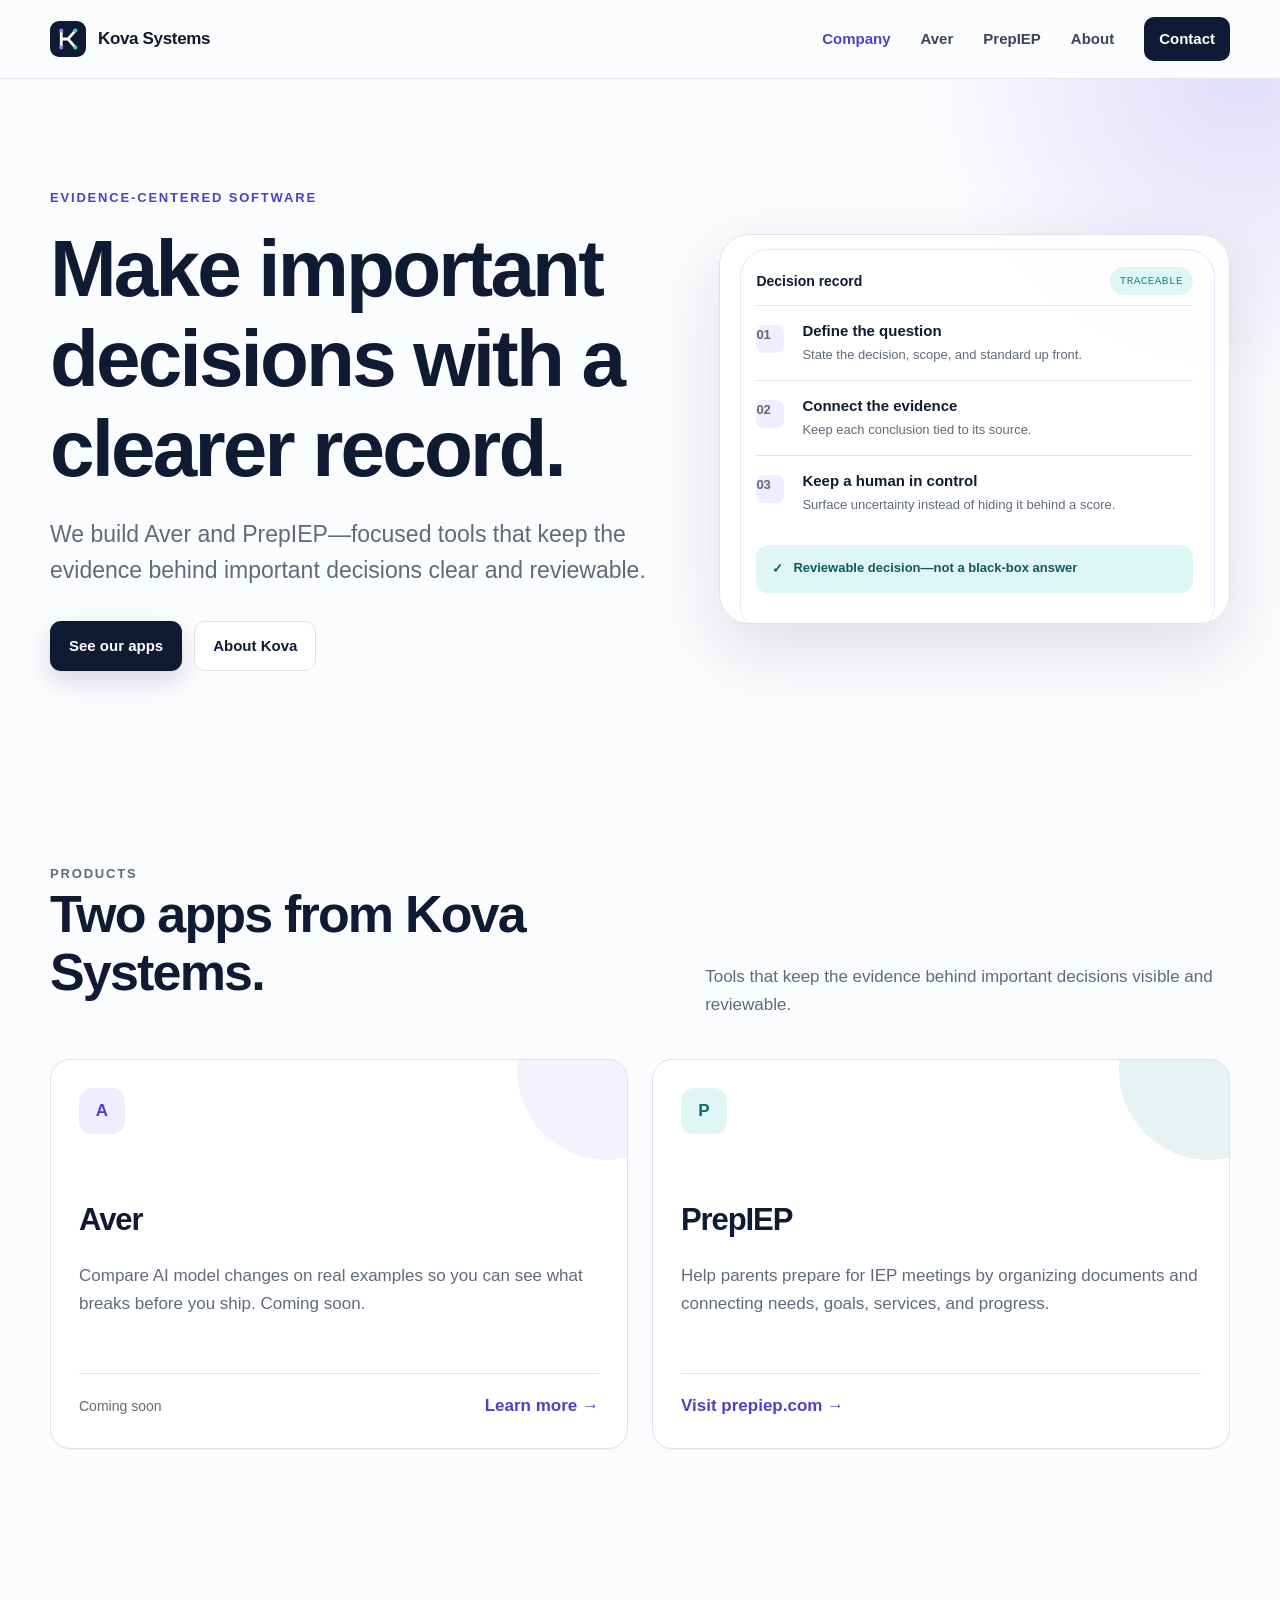
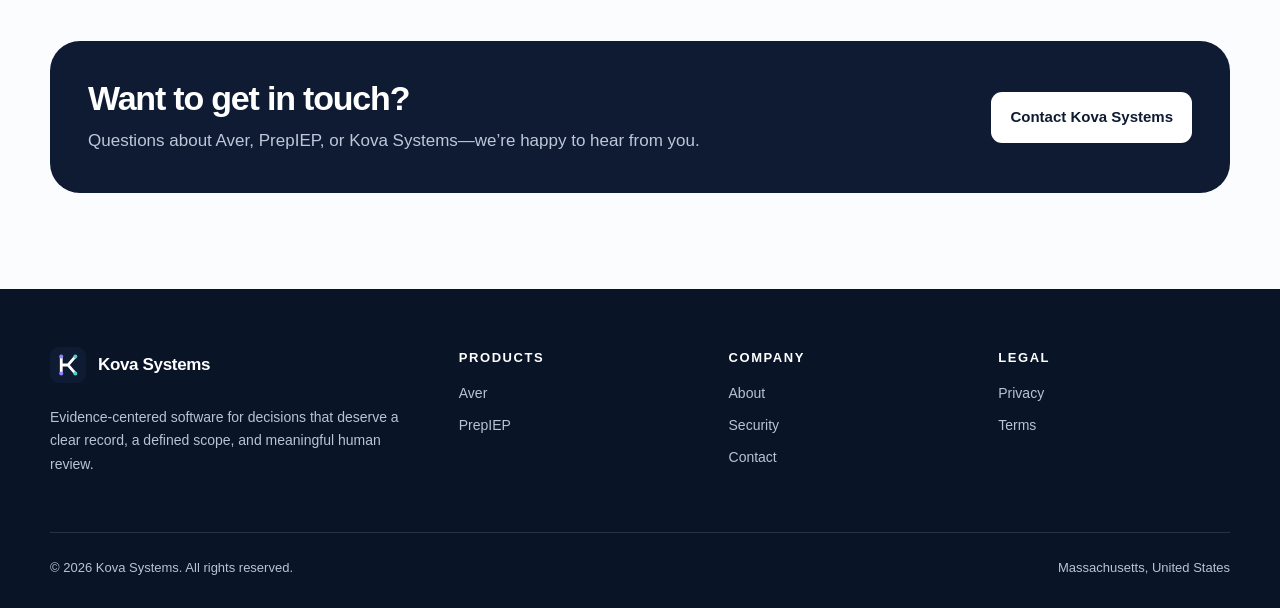
<file: index.html>
<!doctype html>
<html lang="en">
<head>
  <meta charset="utf-8">
  <meta name="viewport" content="width=device-width, initial-scale=1">
  <title>Kova Systems — Evidence-centered software</title>
  <meta name="description" content="Kova Systems builds evidence-centered software for AI reliability and complex document preparation.">
  <meta name="theme-color" content="#0e1b33">
  <meta property="og:title" content="Kova Systems — Evidence-centered software">
  <meta property="og:description" content="Kova Systems builds evidence-centered software for AI reliability and complex document preparation.">
  <meta property="og:type" content="website">
  <link rel="icon" href="assets/img/favicon.svg" type="image/svg+xml">
  <link rel="stylesheet" href="assets/css/styles.css">
  
</head>
<body>
<a class="skip-link" href="#main">Skip to content</a>
<header class="site-header">
  <div class="container navbar">
    <a class="brand" href="index.html" aria-label="Kova Systems home">
      <img class="brand-mark" src="assets/img/logo.svg" alt="" width="36" height="36">
      <span data-company-name>Kova Systems</span>
    </a>
    <nav class="desktop-nav" aria-label="Primary navigation">
      <a href="index.html" aria-current="page">Company</a><a href="aver.html">Aver</a><a href="https://prepiep.com" target="_blank" rel="noopener">PrepIEP</a><a href="about.html">About</a>
      <a href="contact.html" class="nav-cta">Contact</a>
    </nav>
    <button class="menu-button" type="button" aria-expanded="false" aria-controls="mobile-menu" aria-label="Open menu" data-menu-button>
      <svg width="25" height="25" viewBox="0 0 24 24" aria-hidden="true"><path d="M4 7h16M4 12h16M4 17h16" stroke="currentColor" stroke-width="2" stroke-linecap="round"/></svg>
    </button>
  </div>
  <nav id="mobile-menu" class="mobile-nav" aria-label="Mobile navigation" data-mobile-nav hidden>
    <a href="index.html" aria-current="page">Company</a><a href="aver.html">Aver</a><a href="https://prepiep.com" target="_blank" rel="noopener">PrepIEP</a><a href="about.html">About</a>
    <a href="contact.html">Contact</a>
  </nav>
</header>
<main id="main">
<section class="hero">
  <div class="container hero-grid">
    <div data-reveal>
      <p class="eyebrow">Evidence-centered software</p>
      <h1>Make important decisions with a clearer record.</h1>
      <p class="lede">We build Aver and PrepIEP—focused tools that keep the evidence behind important decisions clear and reviewable.</p>
      <div class="cluster"><a class="button button-primary" href="#products">See our apps</a><a class="button button-secondary" href="about.html">About Kova</a></div>
    </div>
    <div class="evidence-panel" data-reveal aria-label="Illustration of an evidence-centered workflow">
      <div class="panel-head"><span class="panel-title">Decision record</span><span class="signal">TRACEABLE</span></div>
      <div class="evidence-step"><span class="step-num">01</span><div><strong>Define the question</strong><span>State the decision, scope, and standard up front.</span></div></div>
      <div class="evidence-step"><span class="step-num">02</span><div><strong>Connect the evidence</strong><span>Keep each conclusion tied to its source.</span></div></div>
      <div class="evidence-step"><span class="step-num">03</span><div><strong>Keep a human in control</strong><span>Surface uncertainty instead of hiding it behind a score.</span></div></div>
      <div class="panel-result"><span aria-hidden="true">✓</span><span>Reviewable decision—not a black-box answer</span></div>
    </div>
  </div>
</section>
<section id="products" class="section">
  <div class="container">
    <div class="section-heading" data-reveal><div><p class="eyebrow">Products</p><h2>Two apps from Kova Systems.</h2></div><p>Tools that keep the evidence behind important decisions visible and reviewable.</p></div>
    <div class="grid grid-2">
      <article class="card product-card" data-reveal>
        <div class="product-icon" aria-hidden="true">A</div>
        <div class="product-name">Aver</div>
        <p>Compare AI model changes on real examples so you can see what breaks before you ship. Coming soon.</p>
        <div class="card-footer"><span class="small">Coming soon</span><a class="text-link" href="aver.html">Learn more →</a></div>
      </article>
      <article class="card product-card prepiep" data-reveal>
        <div class="product-icon" aria-hidden="true">P</div>
        <div class="product-name">PrepIEP</div>
        <p>Help parents prepare for IEP meetings by organizing documents and connecting needs, goals, services, and progress.</p>
        <div class="card-footer"><a class="text-link" href="https://prepiep.com" target="_blank" rel="noopener">Visit prepiep.com →</a></div>
      </article>
    </div>
  </div>
</section>
<section class="section"><div class="container"><div class="cta-band" data-reveal><div><h2>Want to get in touch?</h2><p>Questions about Aver, PrepIEP, or Kova Systems—we’re happy to hear from you.</p></div><a class="button button-light" href="contact.html">Contact Kova Systems</a></div></div></section>
</main>
<footer class="site-footer">
  <div class="container">
    <div class="footer-grid">
      <div>
        <a class="brand footer-brand" href="index.html"><img class="brand-mark" src="assets/img/logo.svg" alt="" width="36" height="36"><span data-company-name>Kova Systems</span></a>
        <p class="footer-copy">Evidence-centered software for decisions that deserve a clear record, a defined scope, and meaningful human review.</p>
      </div>
      <div><div class="footer-heading">Products</div><div class="footer-links"><a href="aver.html">Aver</a><a href="https://prepiep.com" target="_blank" rel="noopener">PrepIEP</a></div></div>
      <div><div class="footer-heading">Company</div><div class="footer-links"><a href="about.html">About</a><a href="security.html">Security</a><a href="contact.html">Contact</a></div></div>
      <div><div class="footer-heading">Legal</div><div class="footer-links"><a href="privacy.html">Privacy</a><a href="terms.html">Terms</a></div></div>
    </div>
    <div class="footer-bottom"><span>© <span data-current-year>2026</span> <span data-legal-name>Kova Systems</span>. All rights reserved.</span><span>Massachusetts, United States</span></div>
  </div>
</footer>
<script src="assets/js/config.js"></script>
<script src="assets/js/main.js"></script>
</body>
</html>
</file>
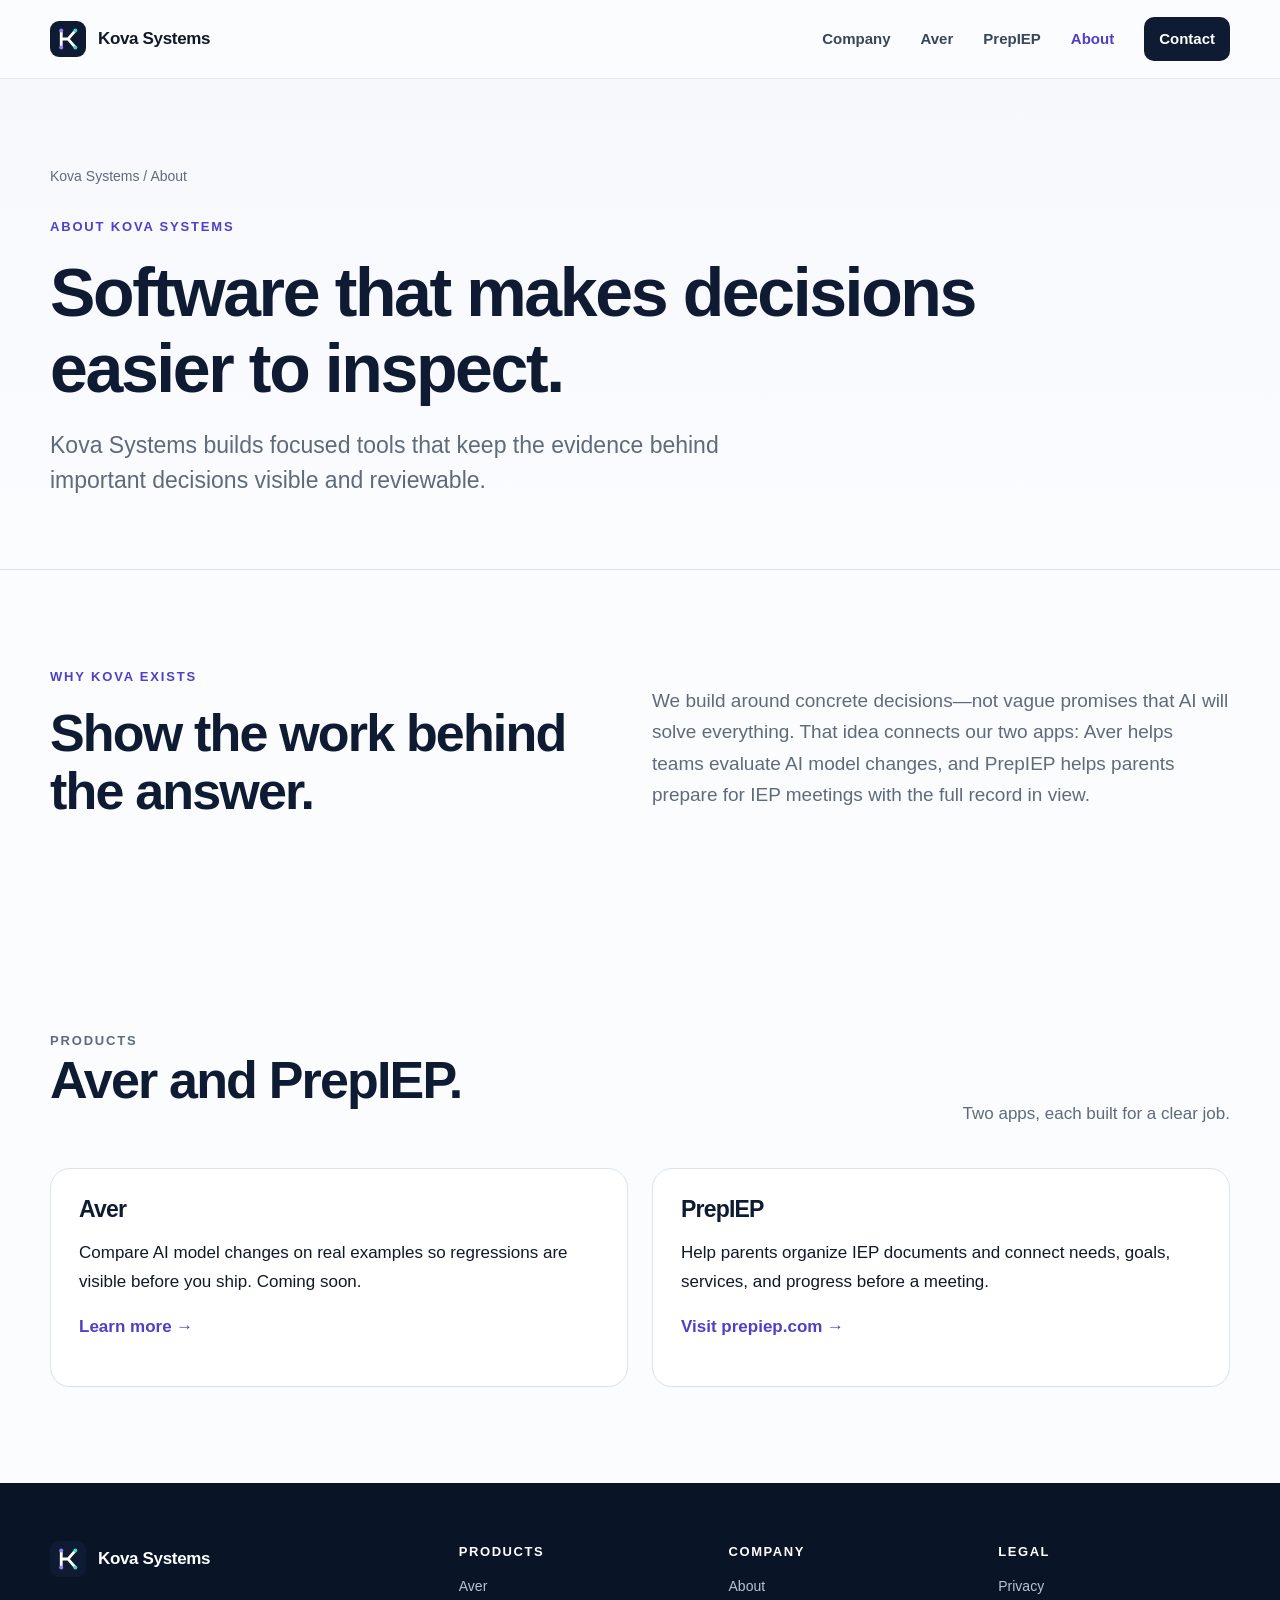
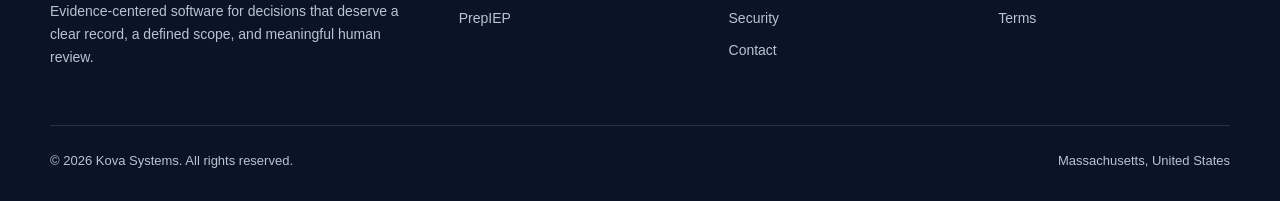
<file: about.html>
<!doctype html>
<html lang="en">
<head>
  <meta charset="utf-8">
  <meta name="viewport" content="width=device-width, initial-scale=1">
  <title>About Kova Systems</title>
  <meta name="description" content="Learn about Kova Systems and our apps, Aver and PrepIEP.">
  <meta name="theme-color" content="#0e1b33">
  <meta property="og:title" content="About Kova Systems">
  <meta property="og:description" content="Learn about Kova Systems and our apps, Aver and PrepIEP.">
  <meta property="og:type" content="website">
  <link rel="icon" href="assets/img/favicon.svg" type="image/svg+xml">
  <link rel="stylesheet" href="assets/css/styles.css">
  
</head>
<body>
<a class="skip-link" href="#main">Skip to content</a>
<header class="site-header">
  <div class="container navbar">
    <a class="brand" href="index.html" aria-label="Kova Systems home">
      <img class="brand-mark" src="assets/img/logo.svg" alt="" width="36" height="36">
      <span data-company-name>Kova Systems</span>
    </a>
    <nav class="desktop-nav" aria-label="Primary navigation">
      <a href="index.html">Company</a><a href="aver.html">Aver</a><a href="https://prepiep.com" target="_blank" rel="noopener">PrepIEP</a><a href="about.html" aria-current="page">About</a>
      <a href="contact.html" class="nav-cta">Contact</a>
    </nav>
    <button class="menu-button" type="button" aria-expanded="false" aria-controls="mobile-menu" aria-label="Open menu" data-menu-button>
      <svg width="25" height="25" viewBox="0 0 24 24" aria-hidden="true"><path d="M4 7h16M4 12h16M4 17h16" stroke="currentColor" stroke-width="2" stroke-linecap="round"/></svg>
    </button>
  </div>
  <nav id="mobile-menu" class="mobile-nav" aria-label="Mobile navigation" data-mobile-nav hidden>
    <a href="index.html">Company</a><a href="aver.html">Aver</a><a href="https://prepiep.com" target="_blank" rel="noopener">PrepIEP</a><a href="about.html" aria-current="page">About</a>
    <a href="contact.html">Contact</a>
  </nav>
</header>
<main id="main">
<section class="page-hero"><div class="container"><div class="breadcrumb"><a href="index.html">Kova Systems</a> / About</div><p class="eyebrow">About Kova Systems</p><h1>Software that makes decisions easier to inspect.</h1><p class="lede">Kova Systems builds focused tools that keep the evidence behind important decisions visible and reviewable.</p></div></section>
<section class="section"><div class="container grid grid-2"><div data-reveal><p class="eyebrow">Why Kova exists</p><h2>Show the work behind the answer.</h2></div><div data-reveal><p class="kicker">We build around concrete decisions—not vague promises that AI will solve everything. That idea connects our two apps: Aver helps teams evaluate AI model changes, and PrepIEP helps parents prepare for IEP meetings with the full record in view.</p></div></div></section>
<section class="section"><div class="container"><div class="section-heading"><div><p class="eyebrow">Products</p><h2>Aver and PrepIEP.</h2></div><p>Two apps, each built for a clear job.</p></div><div class="grid grid-2"><div class="card"><h3>Aver</h3><p>Compare AI model changes on real examples so regressions are visible before you ship. Coming soon.</p><p style="margin-top:16px"><a class="text-link" href="aver.html">Learn more →</a></p></div><div class="card"><h3>PrepIEP</h3><p>Help parents organize IEP documents and connect needs, goals, services, and progress before a meeting.</p><p style="margin-top:16px"><a class="text-link" href="https://prepiep.com" target="_blank" rel="noopener">Visit prepiep.com →</a></p></div></div></div></section>
</main>
<footer class="site-footer">
  <div class="container">
    <div class="footer-grid">
      <div>
        <a class="brand footer-brand" href="index.html"><img class="brand-mark" src="assets/img/logo.svg" alt="" width="36" height="36"><span data-company-name>Kova Systems</span></a>
        <p class="footer-copy">Evidence-centered software for decisions that deserve a clear record, a defined scope, and meaningful human review.</p>
      </div>
      <div><div class="footer-heading">Products</div><div class="footer-links"><a href="aver.html">Aver</a><a href="https://prepiep.com" target="_blank" rel="noopener">PrepIEP</a></div></div>
      <div><div class="footer-heading">Company</div><div class="footer-links"><a href="about.html">About</a><a href="security.html">Security</a><a href="contact.html">Contact</a></div></div>
      <div><div class="footer-heading">Legal</div><div class="footer-links"><a href="privacy.html">Privacy</a><a href="terms.html">Terms</a></div></div>
    </div>
    <div class="footer-bottom"><span>© <span data-current-year>2026</span> <span data-legal-name>Kova Systems</span>. All rights reserved.</span><span>Massachusetts, United States</span></div>
  </div>
</footer>
<script src="assets/js/config.js"></script>
<script src="assets/js/main.js"></script>
</body>
</html>
</file>
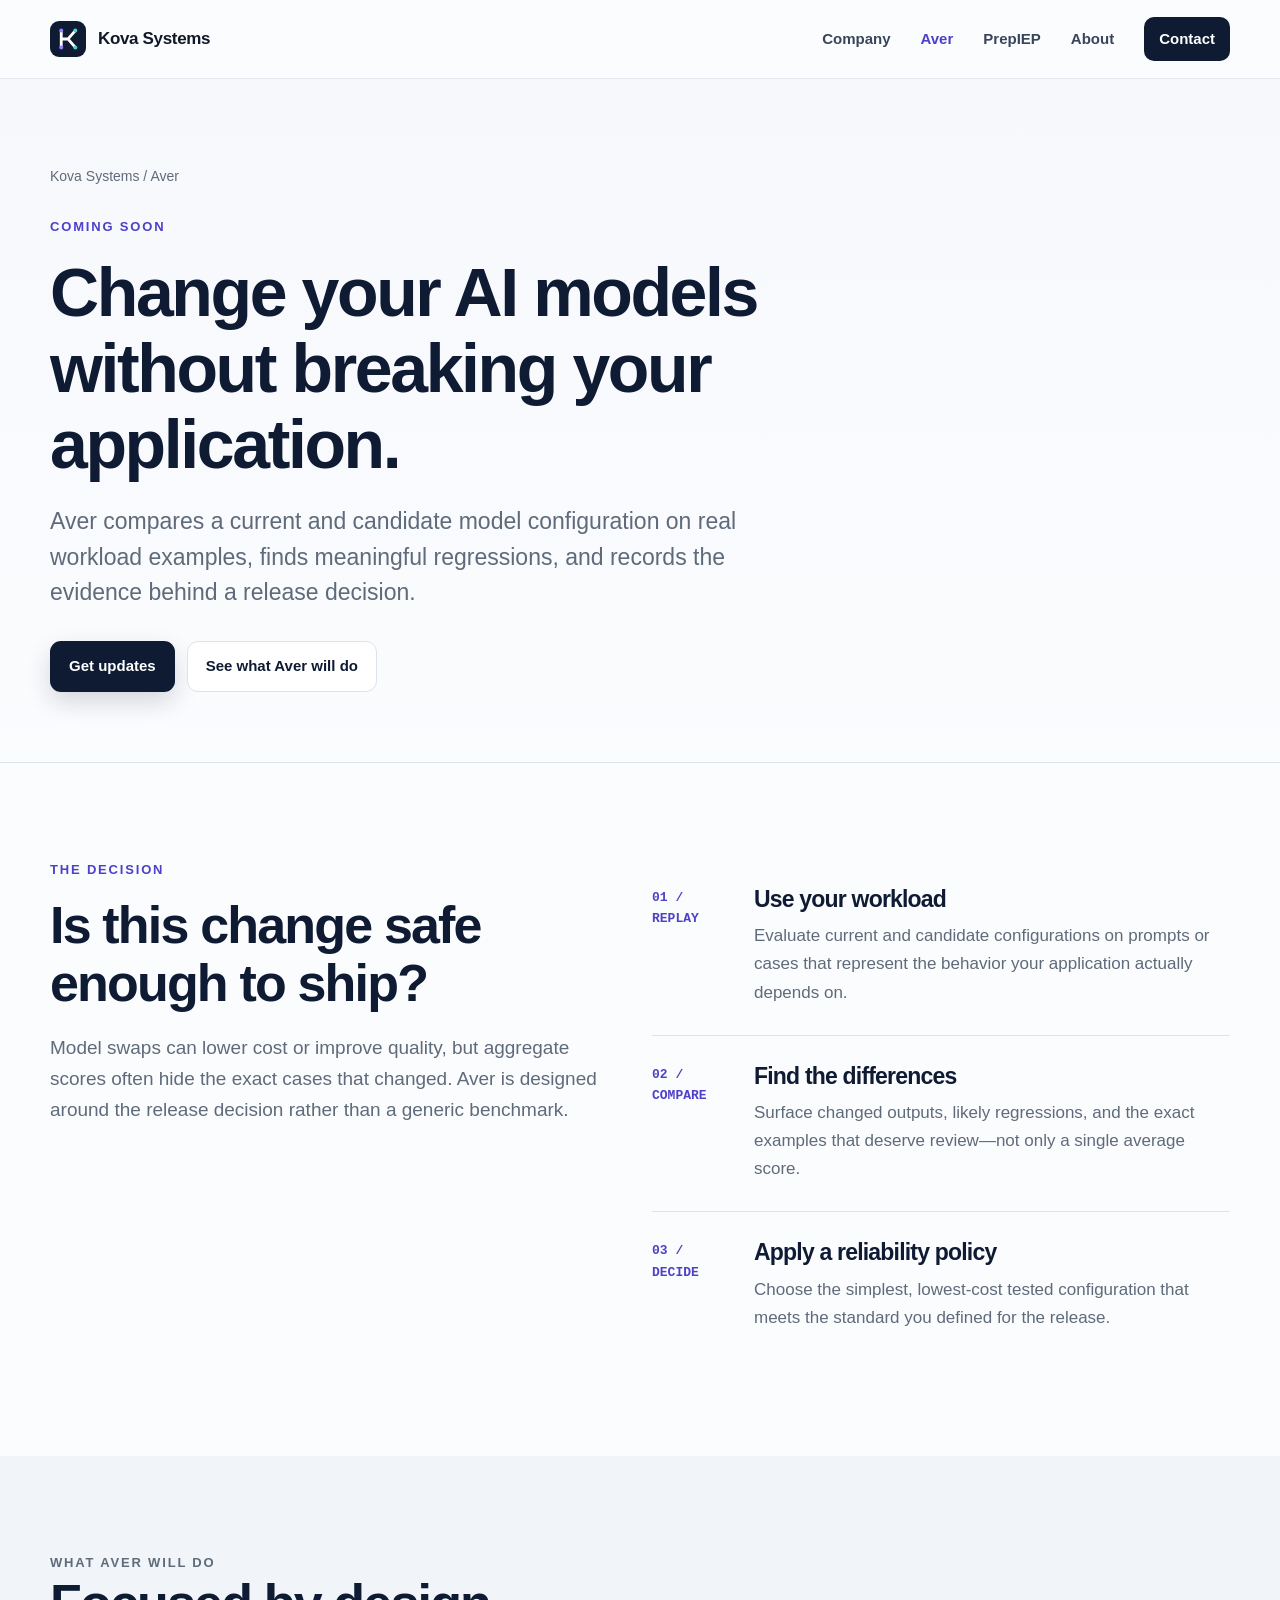
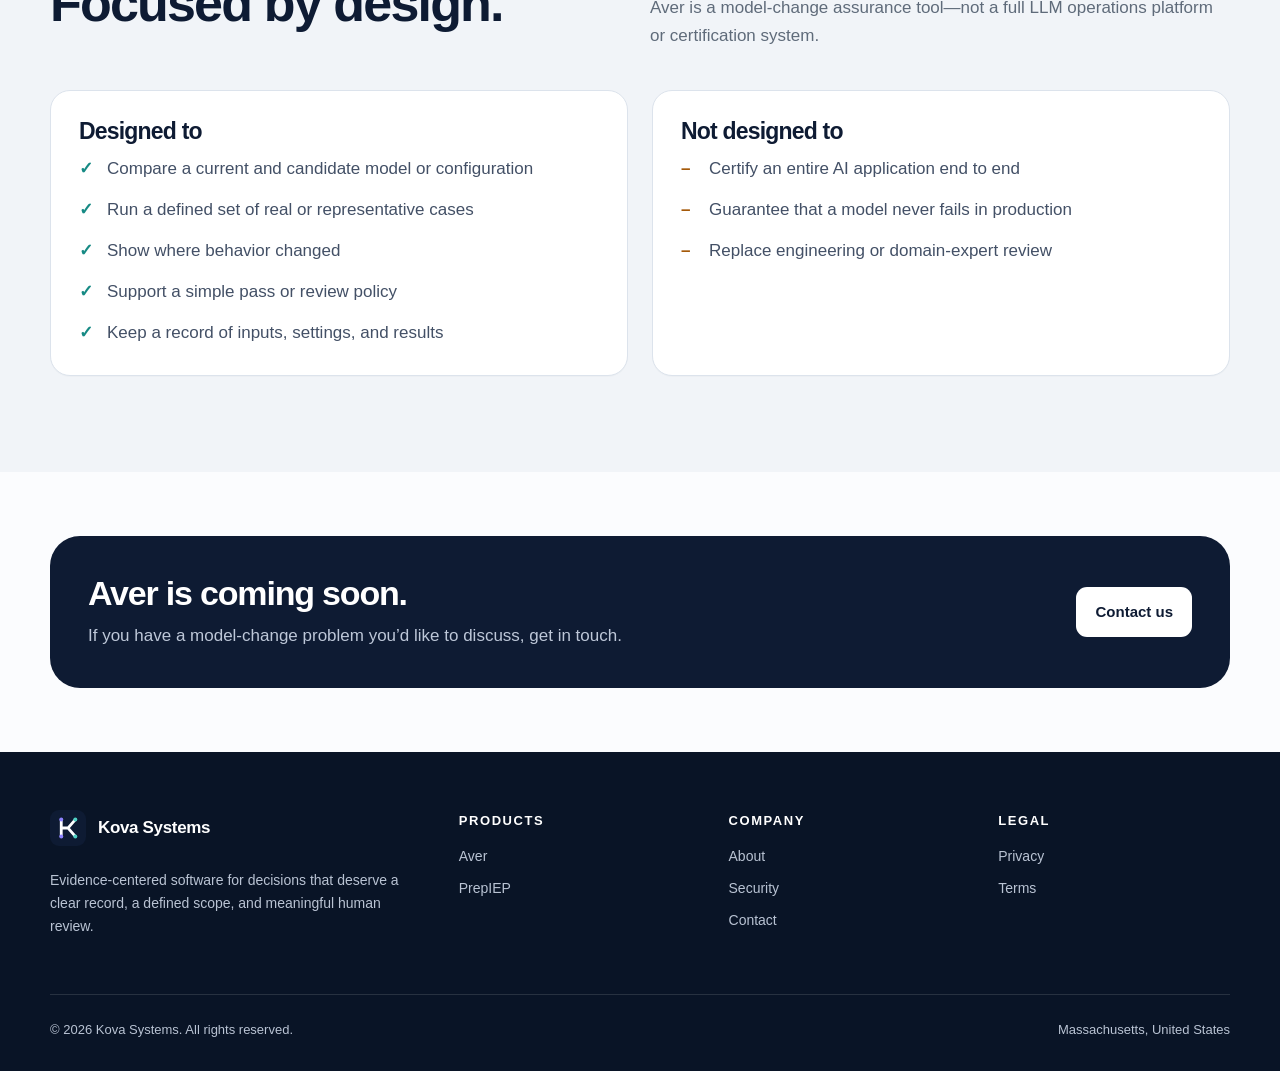
<file: aver.html>
<!doctype html>
<html lang="en">
<head>
  <meta charset="utf-8">
  <meta name="viewport" content="width=device-width, initial-scale=1">
  <title>Aver — Model-change assurance | Kova Systems</title>
  <meta name="description" content="Compare current and candidate AI model configurations on real workload examples and preserve the evidence behind a release decision.">
  <meta name="theme-color" content="#0e1b33">
  <meta property="og:title" content="Aver — Model-change assurance | Kova Systems">
  <meta property="og:description" content="Compare current and candidate AI model configurations on real workload examples and preserve the evidence behind a release decision.">
  <meta property="og:type" content="website">
  <link rel="icon" href="assets/img/favicon.svg" type="image/svg+xml">
  <link rel="stylesheet" href="assets/css/styles.css">
  
</head>
<body>
<a class="skip-link" href="#main">Skip to content</a>
<header class="site-header">
  <div class="container navbar">
    <a class="brand" href="index.html" aria-label="Kova Systems home">
      <img class="brand-mark" src="assets/img/logo.svg" alt="" width="36" height="36">
      <span data-company-name>Kova Systems</span>
    </a>
    <nav class="desktop-nav" aria-label="Primary navigation">
      <a href="index.html">Company</a><a href="aver.html" aria-current="page">Aver</a><a href="https://prepiep.com" target="_blank" rel="noopener">PrepIEP</a><a href="about.html">About</a>
      <a href="contact.html" class="nav-cta">Contact</a>
    </nav>
    <button class="menu-button" type="button" aria-expanded="false" aria-controls="mobile-menu" aria-label="Open menu" data-menu-button>
      <svg width="25" height="25" viewBox="0 0 24 24" aria-hidden="true"><path d="M4 7h16M4 12h16M4 17h16" stroke="currentColor" stroke-width="2" stroke-linecap="round"/></svg>
    </button>
  </div>
  <nav id="mobile-menu" class="mobile-nav" aria-label="Mobile navigation" data-mobile-nav hidden>
    <a href="index.html">Company</a><a href="aver.html" aria-current="page">Aver</a><a href="https://prepiep.com" target="_blank" rel="noopener">PrepIEP</a><a href="about.html">About</a>
    <a href="contact.html">Contact</a>
  </nav>
</header>
<main id="main">
<section class="page-hero"><div class="container"><div class="breadcrumb"><a href="index.html">Kova Systems</a> / Aver</div><p class="eyebrow" style="margin-top:18px">Coming soon</p><h1>Change your AI models without breaking your application.</h1><p class="lede">Aver compares a current and candidate model configuration on real workload examples, finds meaningful regressions, and records the evidence behind a release decision.</p><div class="cluster" style="margin-top:30px"><a class="button button-primary" href="contact.html?topic=Aver">Get updates</a><a class="button button-secondary" href="#scope">See what Aver will do</a></div></div></section>
<section class="section"><div class="container grid grid-2"><div data-reveal><p class="eyebrow">The decision</p><h2>Is this change safe enough to ship?</h2><p class="kicker">Model swaps can lower cost or improve quality, but aggregate scores often hide the exact cases that changed. Aver is designed around the release decision rather than a generic benchmark.</p></div><div data-reveal>
  <div class="feature-row"><div class="feature-number">01 / REPLAY</div><div><h3>Use your workload</h3><p>Evaluate current and candidate configurations on prompts or cases that represent the behavior your application actually depends on.</p></div></div>
  <div class="feature-row"><div class="feature-number">02 / COMPARE</div><div><h3>Find the differences</h3><p>Surface changed outputs, likely regressions, and the exact examples that deserve review—not only a single average score.</p></div></div>
  <div class="feature-row"><div class="feature-number">03 / DECIDE</div><div><h3>Apply a reliability policy</h3><p>Choose the simplest, lowest-cost tested configuration that meets the standard you defined for the release.</p></div></div>
</div></div></section>
<section class="section section-muted" id="scope"><div class="container"><div class="section-heading"><div><p class="eyebrow">What Aver will do</p><h2>Focused by design.</h2></div><p>Aver is a model-change assurance tool—not a full LLM operations platform or certification system.</p></div><div class="grid grid-2">
<div class="card" data-reveal><h3>Designed to</h3><ul class="scope-list"><li>Compare a current and candidate model or configuration</li><li>Run a defined set of real or representative cases</li><li>Show where behavior changed</li><li>Support a simple pass or review policy</li><li>Keep a record of inputs, settings, and results</li></ul></div>
<div class="card" data-reveal><h3>Not designed to</h3><ul class="scope-list not-yet"><li>Certify an entire AI application end to end</li><li>Guarantee that a model never fails in production</li><li>Replace engineering or domain-expert review</li></ul></div>
</div></div></section>
<section class="section-sm"><div class="container"><div class="cta-band"><div><h2>Aver is coming soon.</h2><p>If you have a model-change problem you’d like to discuss, get in touch.</p></div><a class="button button-light" href="contact.html?topic=Aver">Contact us</a></div></div></section>
</main>
<footer class="site-footer">
  <div class="container">
    <div class="footer-grid">
      <div>
        <a class="brand footer-brand" href="index.html"><img class="brand-mark" src="assets/img/logo.svg" alt="" width="36" height="36"><span data-company-name>Kova Systems</span></a>
        <p class="footer-copy">Evidence-centered software for decisions that deserve a clear record, a defined scope, and meaningful human review.</p>
      </div>
      <div><div class="footer-heading">Products</div><div class="footer-links"><a href="aver.html">Aver</a><a href="https://prepiep.com" target="_blank" rel="noopener">PrepIEP</a></div></div>
      <div><div class="footer-heading">Company</div><div class="footer-links"><a href="about.html">About</a><a href="security.html">Security</a><a href="contact.html">Contact</a></div></div>
      <div><div class="footer-heading">Legal</div><div class="footer-links"><a href="privacy.html">Privacy</a><a href="terms.html">Terms</a></div></div>
    </div>
    <div class="footer-bottom"><span>© <span data-current-year>2026</span> <span data-legal-name>Kova Systems</span>. All rights reserved.</span><span>Massachusetts, United States</span></div>
  </div>
</footer>
<script src="assets/js/config.js"></script>
<script src="assets/js/main.js"></script>
</body>
</html>
</file>
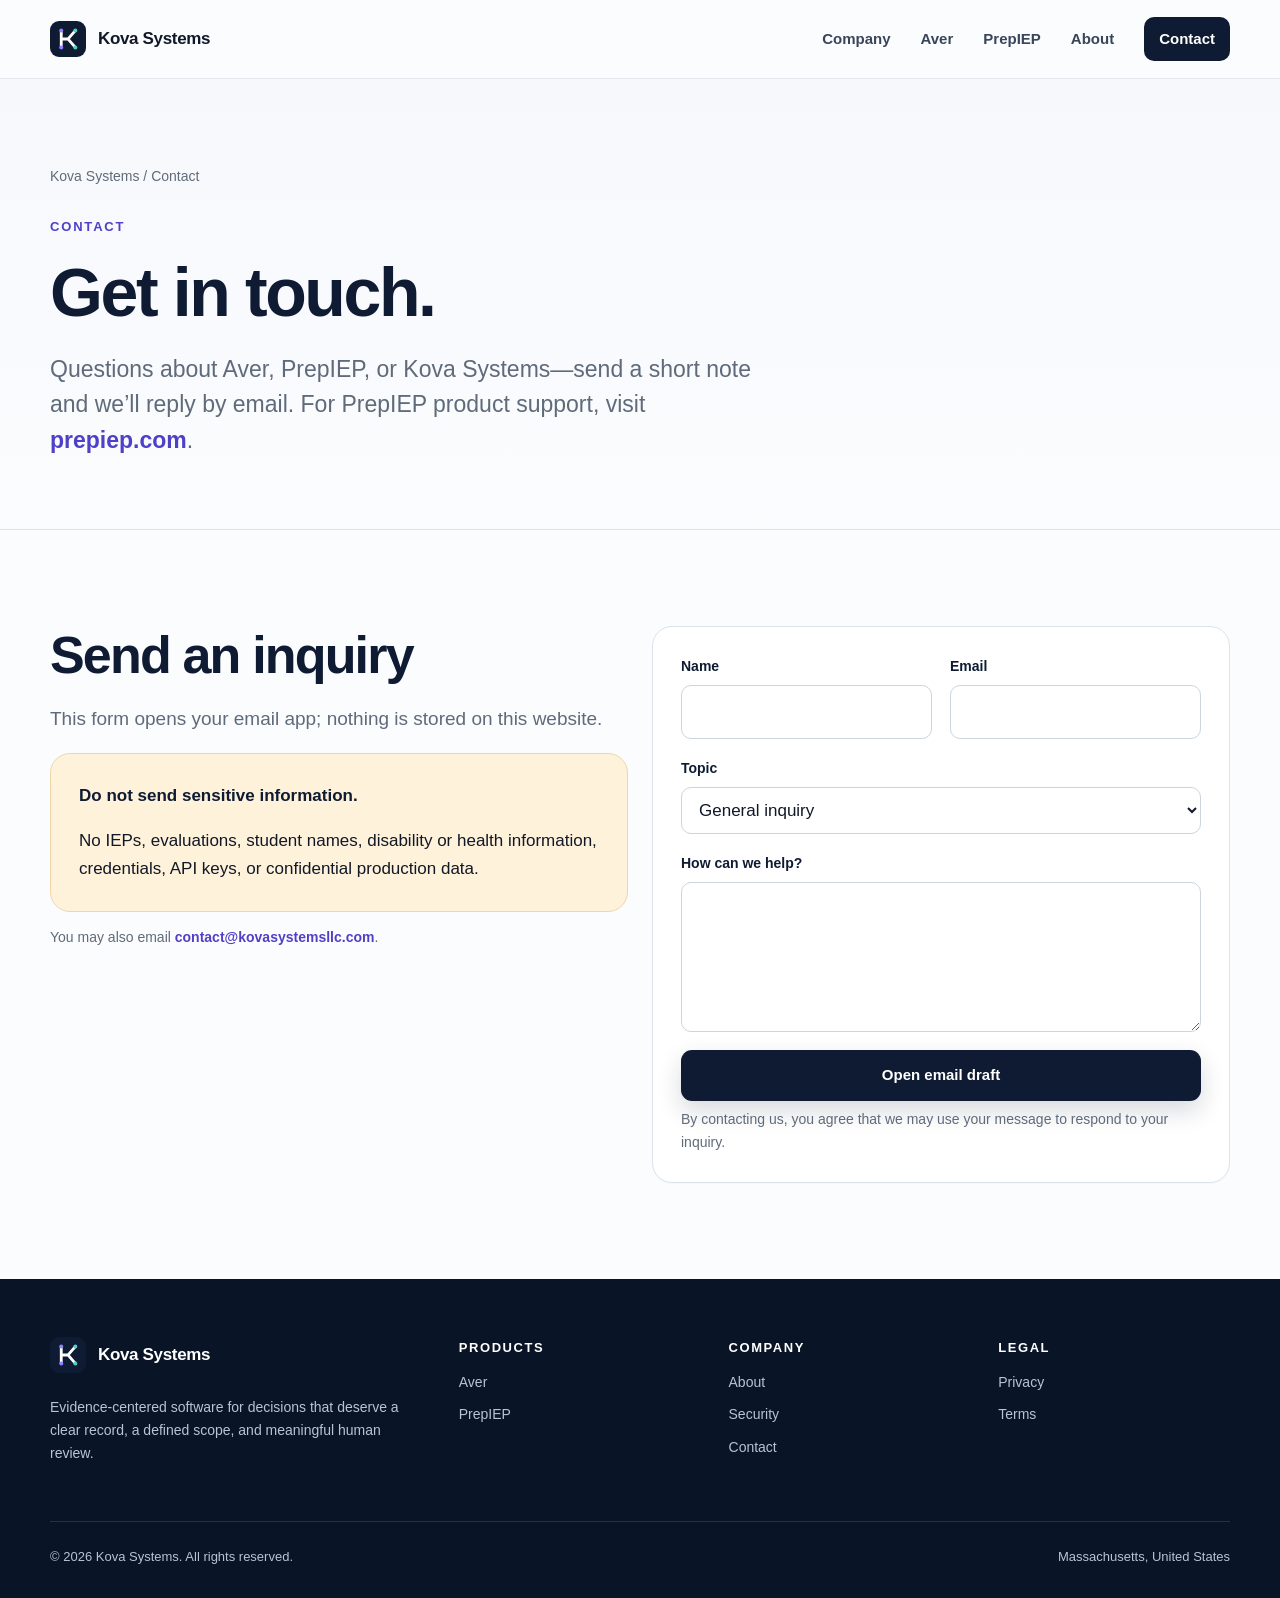
<file: contact.html>
<!doctype html>
<html lang="en">
<head>
  <meta charset="utf-8">
  <meta name="viewport" content="width=device-width, initial-scale=1">
  <title>Contact Kova Systems</title>
  <meta name="description" content="Contact Kova Systems about Aver, PrepIEP, security, or a partnership.">
  <meta name="theme-color" content="#0e1b33">
  <meta property="og:title" content="Contact Kova Systems">
  <meta property="og:description" content="Contact Kova Systems about Aver, PrepIEP, security, or a partnership.">
  <meta property="og:type" content="website">
  <link rel="icon" href="assets/img/favicon.svg" type="image/svg+xml">
  <link rel="stylesheet" href="assets/css/styles.css">
  
</head>
<body>
<a class="skip-link" href="#main">Skip to content</a>
<header class="site-header">
  <div class="container navbar">
    <a class="brand" href="index.html" aria-label="Kova Systems home">
      <img class="brand-mark" src="assets/img/logo.svg" alt="" width="36" height="36">
      <span data-company-name>Kova Systems</span>
    </a>
    <nav class="desktop-nav" aria-label="Primary navigation">
      <a href="index.html">Company</a><a href="aver.html">Aver</a><a href="https://prepiep.com" target="_blank" rel="noopener">PrepIEP</a><a href="about.html">About</a>
      <a href="contact.html" class="nav-cta">Contact</a>
    </nav>
    <button class="menu-button" type="button" aria-expanded="false" aria-controls="mobile-menu" aria-label="Open menu" data-menu-button>
      <svg width="25" height="25" viewBox="0 0 24 24" aria-hidden="true"><path d="M4 7h16M4 12h16M4 17h16" stroke="currentColor" stroke-width="2" stroke-linecap="round"/></svg>
    </button>
  </div>
  <nav id="mobile-menu" class="mobile-nav" aria-label="Mobile navigation" data-mobile-nav hidden>
    <a href="index.html">Company</a><a href="aver.html">Aver</a><a href="https://prepiep.com" target="_blank" rel="noopener">PrepIEP</a><a href="about.html">About</a>
    <a href="contact.html">Contact</a>
  </nav>
</header>
<main id="main">
<section class="page-hero"><div class="container"><div class="breadcrumb"><a href="index.html">Kova Systems</a> / Contact</div><p class="eyebrow">Contact</p><h1>Get in touch.</h1><p class="lede">Questions about Aver, PrepIEP, or Kova Systems—send a short note and we’ll reply by email. For PrepIEP product support, visit <a class="text-link" href="https://prepiep.com" target="_blank" rel="noopener">prepiep.com</a>.</p></div></section>
<section class="section"><div class="container grid grid-2"><div data-reveal><h2>Send an inquiry</h2><p class="kicker">This form opens your email app; nothing is stored on this website.</p><div class="callout amber"><strong>Do not send sensitive information.</strong><p>No IEPs, evaluations, student names, disability or health information, credentials, API keys, or confidential production data.</p></div><p class="small">You may also email <a class="text-link" data-contact-email href="mailto:contact@kovasystemsllc.com">contact@kovasystemsllc.com</a>.</p></div><form class="card form-grid" data-contact-form data-reveal><div class="field"><label for="name">Name</label><input id="name" name="name" autocomplete="name" required></div><div class="field"><label for="email">Email</label><input id="email" name="email" type="email" autocomplete="email" required></div><div class="field full"><label for="topic">Topic</label><select id="topic" name="topic"><option>General inquiry</option><option>Aver</option><option>PrepIEP</option><option>Security</option><option>Press or partnership</option></select></div><div class="field full"><label for="message">How can we help?</label><textarea id="message" name="message" required></textarea></div><div class="field full"><button class="button button-primary" type="submit">Open email draft</button><span class="small">By contacting us, you agree that we may use your message to respond to your inquiry.</span></div></form></div></section>
</main>
<footer class="site-footer">
  <div class="container">
    <div class="footer-grid">
      <div>
        <a class="brand footer-brand" href="index.html"><img class="brand-mark" src="assets/img/logo.svg" alt="" width="36" height="36"><span data-company-name>Kova Systems</span></a>
        <p class="footer-copy">Evidence-centered software for decisions that deserve a clear record, a defined scope, and meaningful human review.</p>
      </div>
      <div><div class="footer-heading">Products</div><div class="footer-links"><a href="aver.html">Aver</a><a href="https://prepiep.com" target="_blank" rel="noopener">PrepIEP</a></div></div>
      <div><div class="footer-heading">Company</div><div class="footer-links"><a href="about.html">About</a><a href="security.html">Security</a><a href="contact.html">Contact</a></div></div>
      <div><div class="footer-heading">Legal</div><div class="footer-links"><a href="privacy.html">Privacy</a><a href="terms.html">Terms</a></div></div>
    </div>
    <div class="footer-bottom"><span>© <span data-current-year>2026</span> <span data-legal-name>Kova Systems</span>. All rights reserved.</span><span>Massachusetts, United States</span></div>
  </div>
</footer>
<script src="assets/js/config.js"></script>
<script src="assets/js/main.js"></script>
</body>
</html>
</file>
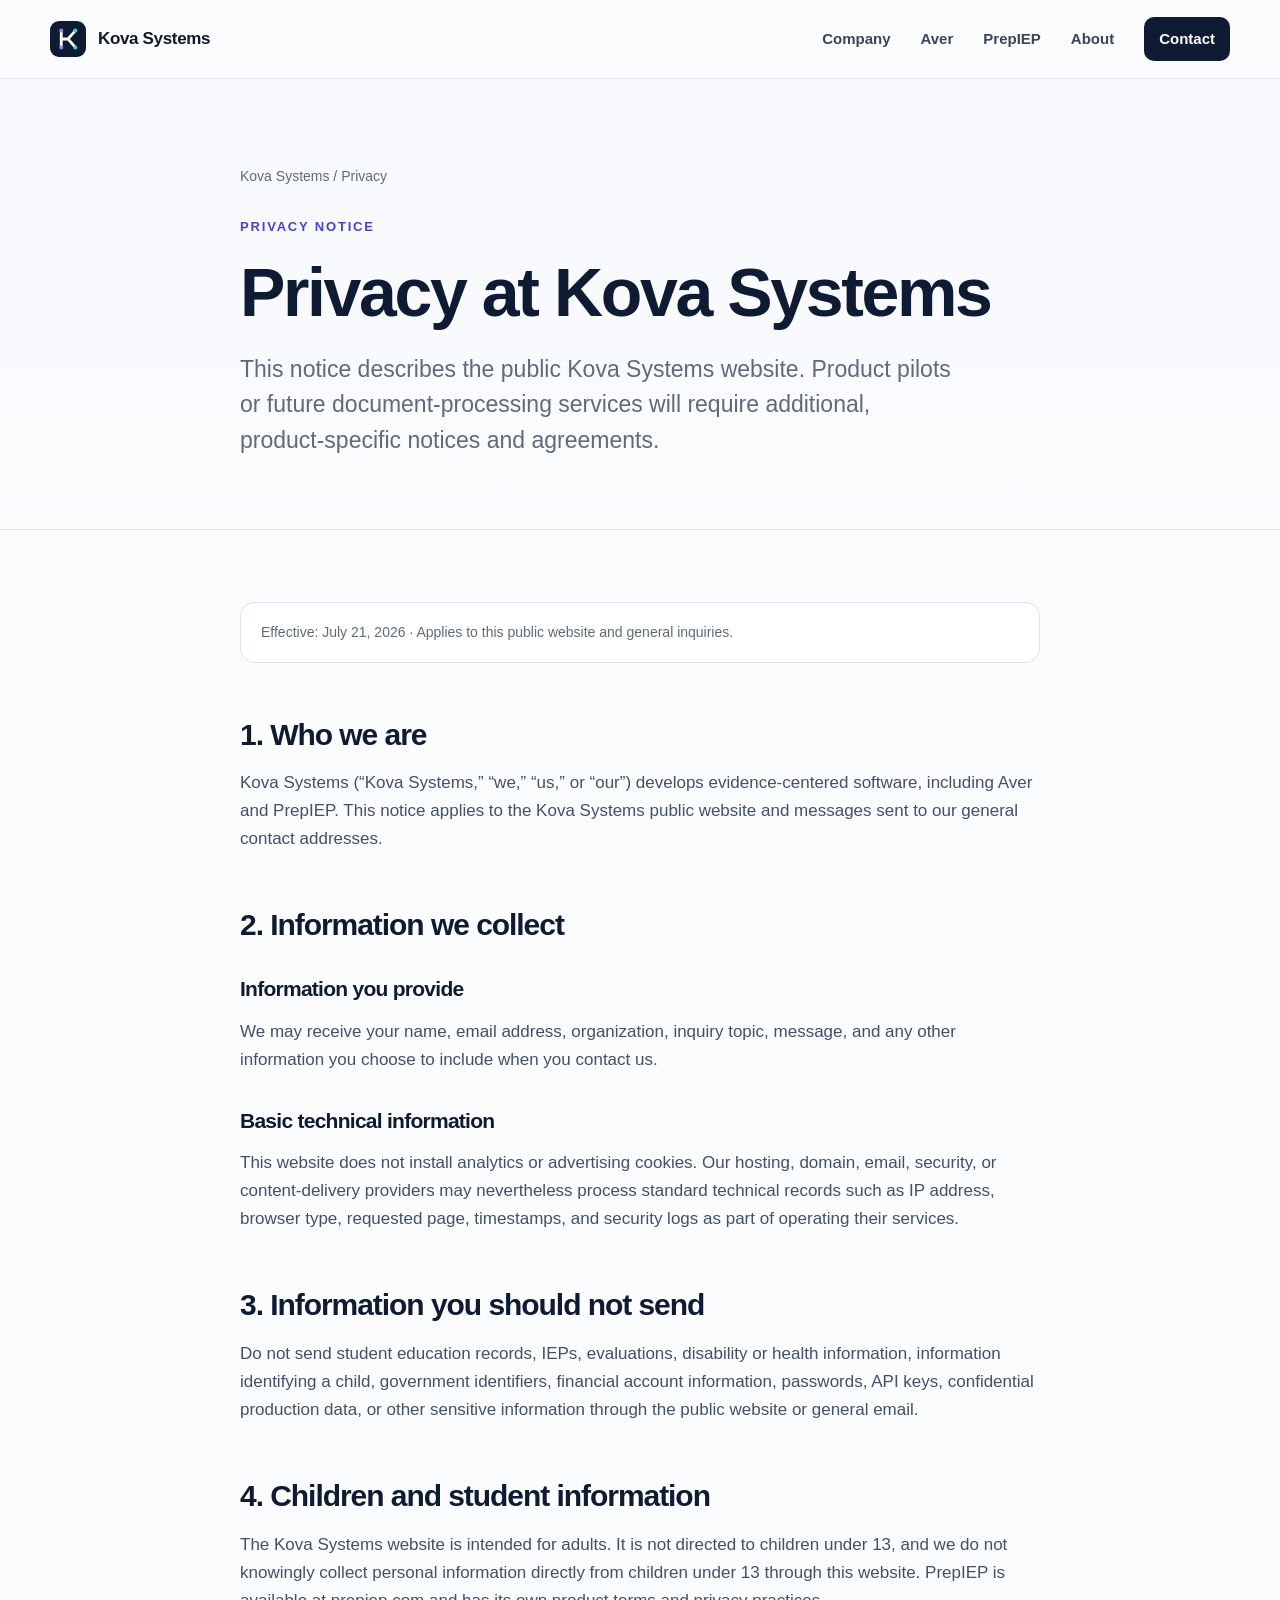
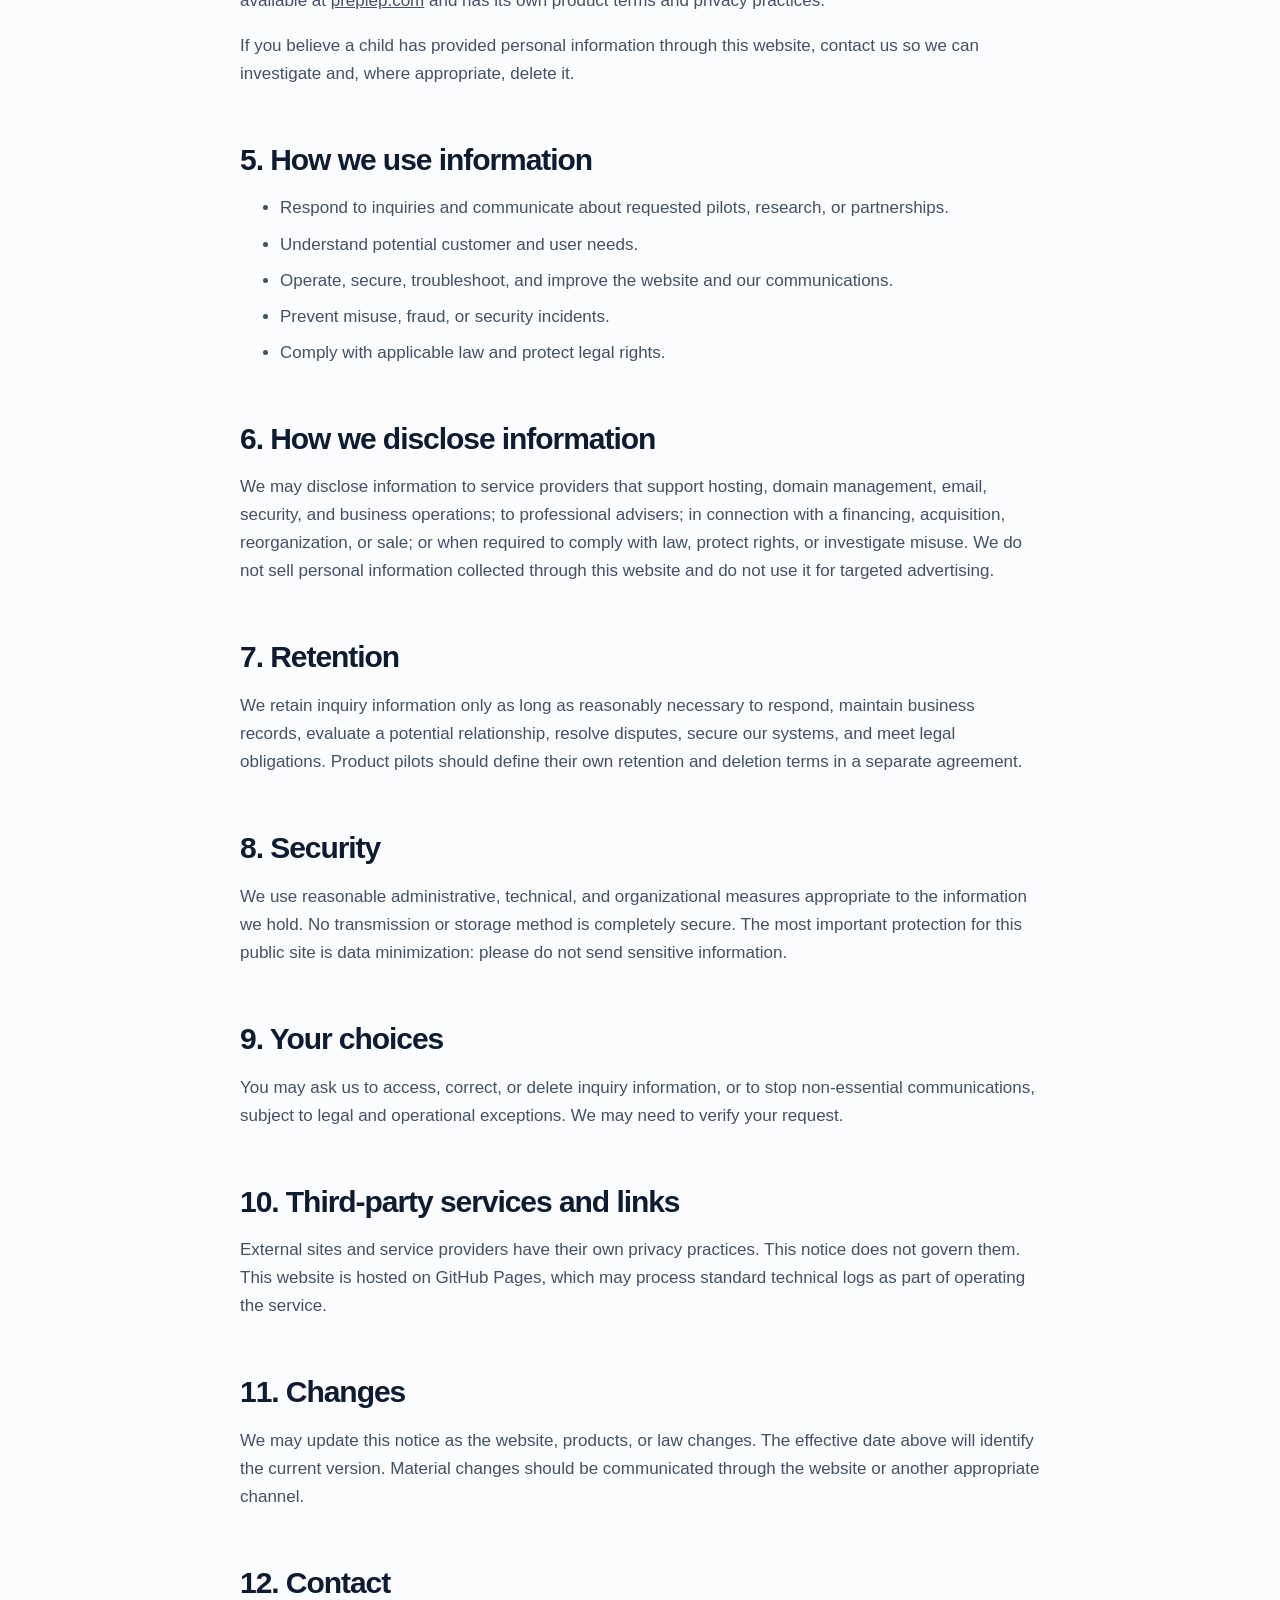
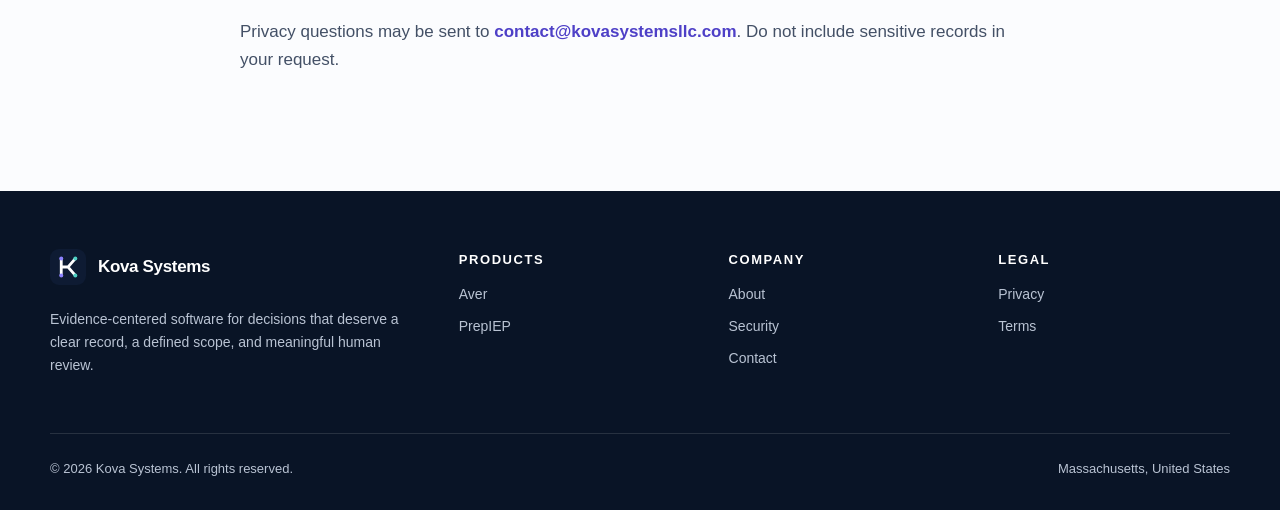
<file: privacy.html>
<!doctype html>
<html lang="en">
<head>
  <meta charset="utf-8">
  <meta name="viewport" content="width=device-width, initial-scale=1">
  <title>Privacy Notice | Kova Systems</title>
  <meta name="description" content="Privacy notice for the Kova Systems public website and general inquiries.">
  <meta name="theme-color" content="#0e1b33">
  <meta property="og:title" content="Privacy Notice | Kova Systems">
  <meta property="og:description" content="Privacy notice for the Kova Systems public website and general inquiries.">
  <meta property="og:type" content="website">
  <link rel="icon" href="assets/img/favicon.svg" type="image/svg+xml">
  <link rel="stylesheet" href="assets/css/styles.css">
  
</head>
<body>
<a class="skip-link" href="#main">Skip to content</a>
<header class="site-header">
  <div class="container navbar">
    <a class="brand" href="index.html" aria-label="Kova Systems home">
      <img class="brand-mark" src="assets/img/logo.svg" alt="" width="36" height="36">
      <span data-company-name>Kova Systems</span>
    </a>
    <nav class="desktop-nav" aria-label="Primary navigation">
      <a href="index.html">Company</a><a href="aver.html">Aver</a><a href="https://prepiep.com" target="_blank" rel="noopener">PrepIEP</a><a href="about.html">About</a>
      <a href="contact.html" class="nav-cta">Contact</a>
    </nav>
    <button class="menu-button" type="button" aria-expanded="false" aria-controls="mobile-menu" aria-label="Open menu" data-menu-button>
      <svg width="25" height="25" viewBox="0 0 24 24" aria-hidden="true"><path d="M4 7h16M4 12h16M4 17h16" stroke="currentColor" stroke-width="2" stroke-linecap="round"/></svg>
    </button>
  </div>
  <nav id="mobile-menu" class="mobile-nav" aria-label="Mobile navigation" data-mobile-nav hidden>
    <a href="index.html">Company</a><a href="aver.html">Aver</a><a href="https://prepiep.com" target="_blank" rel="noopener">PrepIEP</a><a href="about.html">About</a>
    <a href="contact.html">Contact</a>
  </nav>
</header>
<main id="main">
<section class="page-hero"><div class="narrow"><div class="breadcrumb"><a href="index.html">Kova Systems</a> / Privacy</div><p class="eyebrow">Privacy notice</p><h1>Privacy at Kova Systems</h1><p class="lede">This notice describes the public Kova Systems website. Product pilots or future document-processing services will require additional, product-specific notices and agreements.</p></div></section>
<section class="legal"><article class="narrow"><div class="legal-meta">Effective: <span data-effective-date>July 21, 2026</span> · Applies to this public website and general inquiries.</div>
<h2>1. Who we are</h2><p><span data-legal-name>Kova Systems</span> (“Kova Systems,” “we,” “us,” or “our”) develops evidence-centered software, including Aver and PrepIEP. This notice applies to the Kova Systems public website and messages sent to our general contact addresses.</p>
<h2>2. Information we collect</h2><h3>Information you provide</h3><p>We may receive your name, email address, organization, inquiry topic, message, and any other information you choose to include when you contact us.</p><h3>Basic technical information</h3><p>This website does not install analytics or advertising cookies. Our hosting, domain, email, security, or content-delivery providers may nevertheless process standard technical records such as IP address, browser type, requested page, timestamps, and security logs as part of operating their services.</p>
<h2>3. Information you should not send</h2><p>Do not send student education records, IEPs, evaluations, disability or health information, information identifying a child, government identifiers, financial account information, passwords, API keys, confidential production data, or other sensitive information through the public website or general email.</p>
<h2>4. Children and student information</h2><p>The Kova Systems website is intended for adults. It is not directed to children under 13, and we do not knowingly collect personal information directly from children under 13 through this website. PrepIEP is available at <a href="https://prepiep.com">prepiep.com</a> and has its own product terms and privacy practices.</p><p>If you believe a child has provided personal information through this website, contact us so we can investigate and, where appropriate, delete it.</p>
<h2>5. How we use information</h2><ul><li>Respond to inquiries and communicate about requested pilots, research, or partnerships.</li><li>Understand potential customer and user needs.</li><li>Operate, secure, troubleshoot, and improve the website and our communications.</li><li>Prevent misuse, fraud, or security incidents.</li><li>Comply with applicable law and protect legal rights.</li></ul>
<h2>6. How we disclose information</h2><p>We may disclose information to service providers that support hosting, domain management, email, security, and business operations; to professional advisers; in connection with a financing, acquisition, reorganization, or sale; or when required to comply with law, protect rights, or investigate misuse. We do not sell personal information collected through this website and do not use it for targeted advertising.</p>
<h2>7. Retention</h2><p>We retain inquiry information only as long as reasonably necessary to respond, maintain business records, evaluate a potential relationship, resolve disputes, secure our systems, and meet legal obligations. Product pilots should define their own retention and deletion terms in a separate agreement.</p>
<h2>8. Security</h2><p>We use reasonable administrative, technical, and organizational measures appropriate to the information we hold. No transmission or storage method is completely secure. The most important protection for this public site is data minimization: please do not send sensitive information.</p>
<h2>9. Your choices</h2><p>You may ask us to access, correct, or delete inquiry information, or to stop non-essential communications, subject to legal and operational exceptions. We may need to verify your request.</p>
<h2>10. Third-party services and links</h2><p>External sites and service providers have their own privacy practices. This notice does not govern them. This website is hosted on GitHub Pages, which may process standard technical logs as part of operating the service.</p>
<h2>11. Changes</h2><p>We may update this notice as the website, products, or law changes. The effective date above will identify the current version. Material changes should be communicated through the website or another appropriate channel.</p>
<h2>12. Contact</h2><p>Privacy questions may be sent to <a class="text-link" data-contact-email href="mailto:contact@kovasystemsllc.com">contact@kovasystemsllc.com</a>. Do not include sensitive records in your request.</p>
</article></section>
</main>
<footer class="site-footer">
  <div class="container">
    <div class="footer-grid">
      <div>
        <a class="brand footer-brand" href="index.html"><img class="brand-mark" src="assets/img/logo.svg" alt="" width="36" height="36"><span data-company-name>Kova Systems</span></a>
        <p class="footer-copy">Evidence-centered software for decisions that deserve a clear record, a defined scope, and meaningful human review.</p>
      </div>
      <div><div class="footer-heading">Products</div><div class="footer-links"><a href="aver.html">Aver</a><a href="https://prepiep.com" target="_blank" rel="noopener">PrepIEP</a></div></div>
      <div><div class="footer-heading">Company</div><div class="footer-links"><a href="about.html">About</a><a href="security.html">Security</a><a href="contact.html">Contact</a></div></div>
      <div><div class="footer-heading">Legal</div><div class="footer-links"><a href="privacy.html">Privacy</a><a href="terms.html">Terms</a></div></div>
    </div>
    <div class="footer-bottom"><span>© <span data-current-year>2026</span> <span data-legal-name>Kova Systems</span>. All rights reserved.</span><span>Massachusetts, United States</span></div>
  </div>
</footer>
<script src="assets/js/config.js"></script>
<script src="assets/js/main.js"></script>
</body>
</html>
</file>
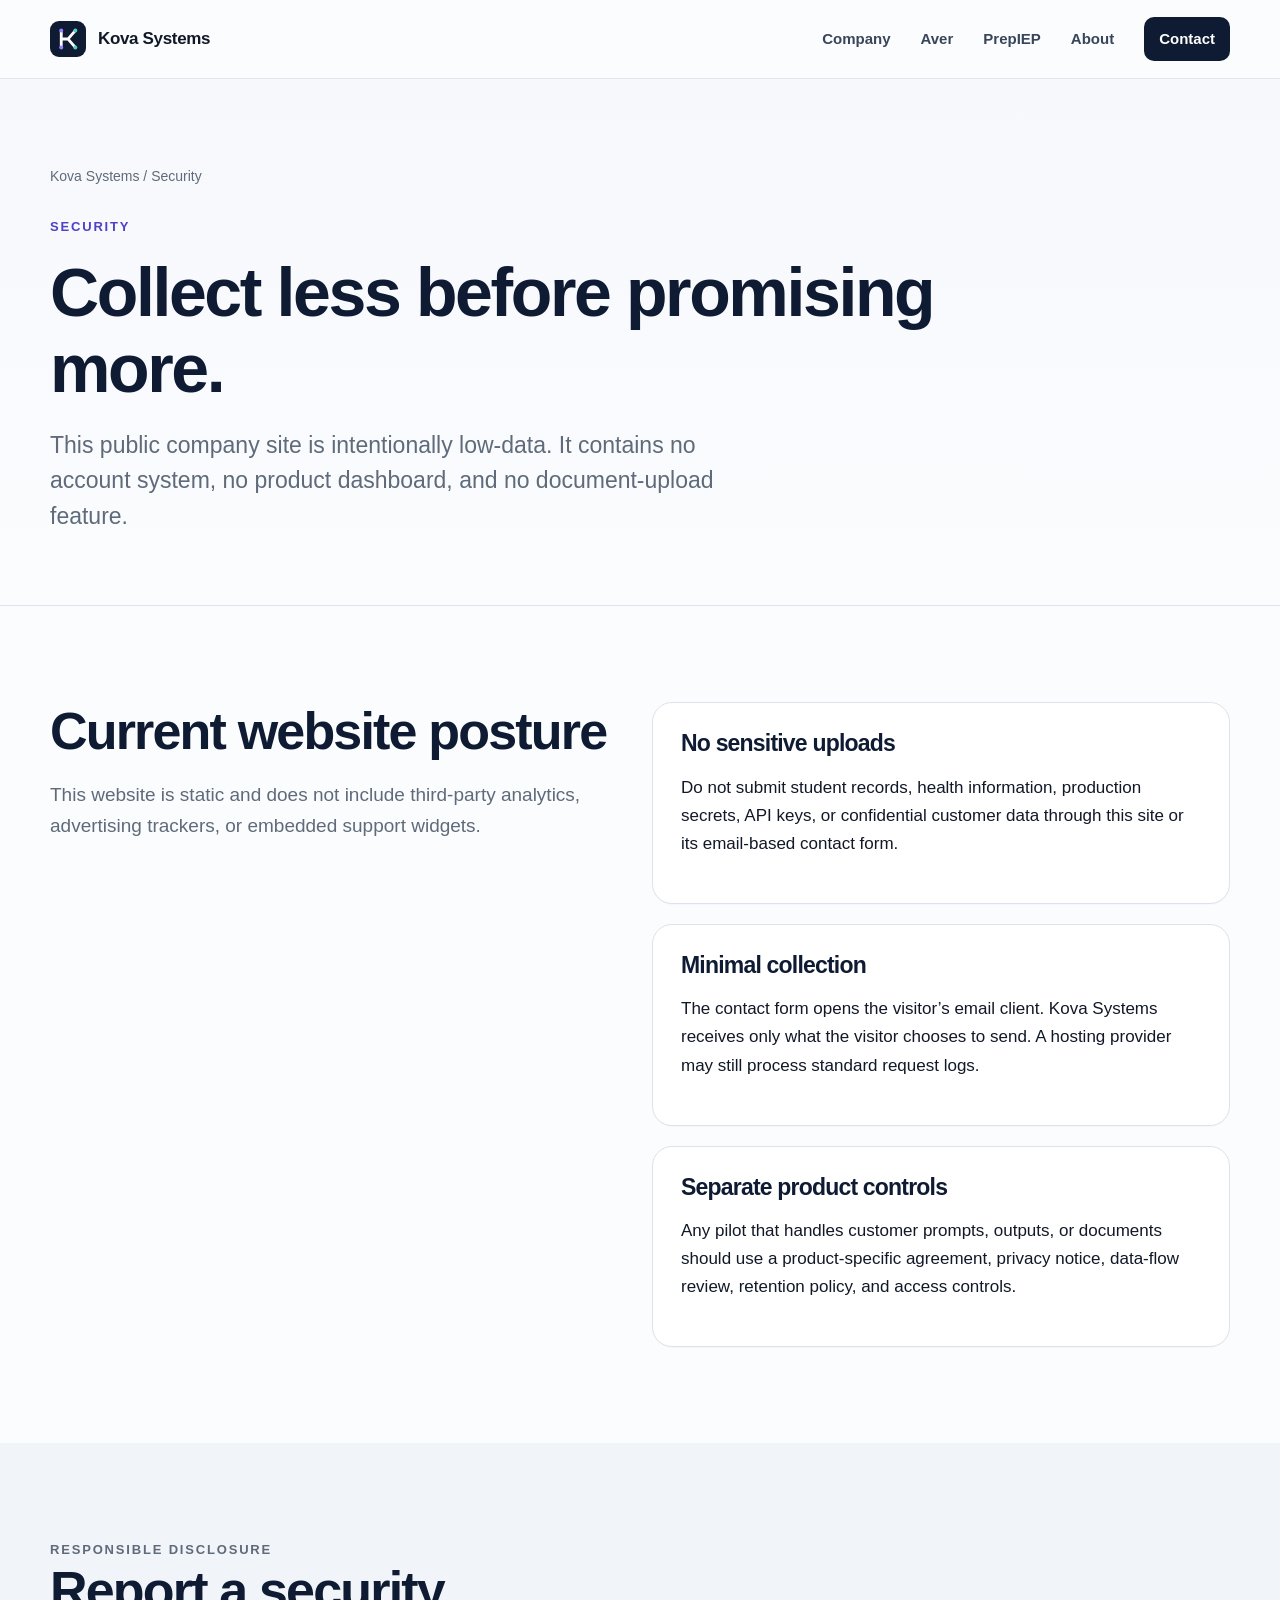
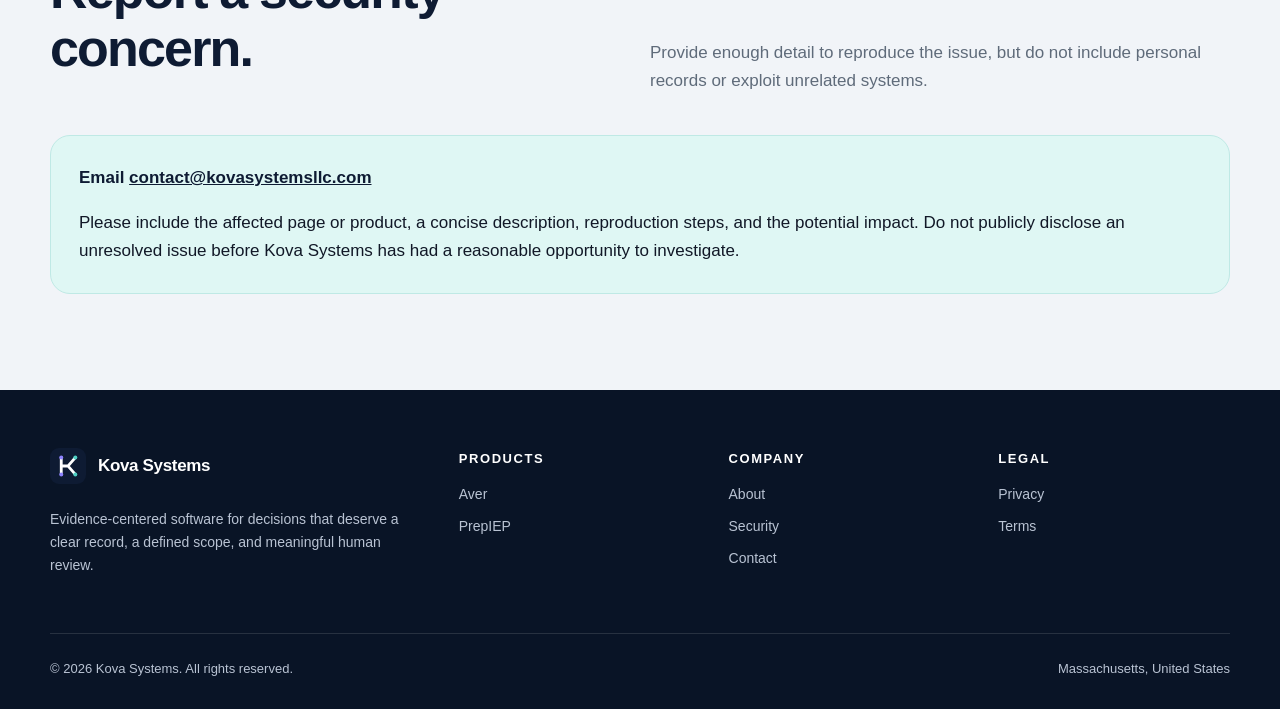
<file: security.html>
<!doctype html>
<html lang="en">
<head>
  <meta charset="utf-8">
  <meta name="viewport" content="width=device-width, initial-scale=1">
  <title>Security | Kova Systems</title>
  <meta name="description" content="Kova Systems security posture for its public website and early product pilots.">
  <meta name="theme-color" content="#0e1b33">
  <meta property="og:title" content="Security | Kova Systems">
  <meta property="og:description" content="Kova Systems security posture for its public website and early product pilots.">
  <meta property="og:type" content="website">
  <link rel="icon" href="assets/img/favicon.svg" type="image/svg+xml">
  <link rel="stylesheet" href="assets/css/styles.css">
  
</head>
<body>
<a class="skip-link" href="#main">Skip to content</a>
<header class="site-header">
  <div class="container navbar">
    <a class="brand" href="index.html" aria-label="Kova Systems home">
      <img class="brand-mark" src="assets/img/logo.svg" alt="" width="36" height="36">
      <span data-company-name>Kova Systems</span>
    </a>
    <nav class="desktop-nav" aria-label="Primary navigation">
      <a href="index.html">Company</a><a href="aver.html">Aver</a><a href="https://prepiep.com" target="_blank" rel="noopener">PrepIEP</a><a href="about.html">About</a>
      <a href="contact.html" class="nav-cta">Contact</a>
    </nav>
    <button class="menu-button" type="button" aria-expanded="false" aria-controls="mobile-menu" aria-label="Open menu" data-menu-button>
      <svg width="25" height="25" viewBox="0 0 24 24" aria-hidden="true"><path d="M4 7h16M4 12h16M4 17h16" stroke="currentColor" stroke-width="2" stroke-linecap="round"/></svg>
    </button>
  </div>
  <nav id="mobile-menu" class="mobile-nav" aria-label="Mobile navigation" data-mobile-nav hidden>
    <a href="index.html">Company</a><a href="aver.html">Aver</a><a href="https://prepiep.com" target="_blank" rel="noopener">PrepIEP</a><a href="about.html">About</a>
    <a href="contact.html">Contact</a>
  </nav>
</header>
<main id="main">
<section class="page-hero"><div class="container"><div class="breadcrumb"><a href="index.html">Kova Systems</a> / Security</div><p class="eyebrow">Security</p><h1>Collect less before promising more.</h1><p class="lede">This public company site is intentionally low-data. It contains no account system, no product dashboard, and no document-upload feature.</p></div></section>
<section class="section"><div class="container grid grid-2"><div data-reveal><h2>Current website posture</h2><p class="kicker">This website is static and does not include third-party analytics, advertising trackers, or embedded support widgets.</p></div><div class="stack" data-reveal><div class="card"><h3>No sensitive uploads</h3><p>Do not submit student records, health information, production secrets, API keys, or confidential customer data through this site or its email-based contact form.</p></div><div class="card"><h3>Minimal collection</h3><p>The contact form opens the visitor’s email client. Kova Systems receives only what the visitor chooses to send. A hosting provider may still process standard request logs.</p></div><div class="card"><h3>Separate product controls</h3><p>Any pilot that handles customer prompts, outputs, or documents should use a product-specific agreement, privacy notice, data-flow review, retention policy, and access controls.</p></div></div></div></section>
<section class="section section-muted"><div class="container"><div class="section-heading"><div><p class="eyebrow">Responsible disclosure</p><h2>Report a security concern.</h2></div><p>Provide enough detail to reproduce the issue, but do not include personal records or exploit unrelated systems.</p></div><div class="callout teal"><strong>Email <a data-security-email href="mailto:contact@kovasystemsllc.com">contact@kovasystemsllc.com</a></strong><p>Please include the affected page or product, a concise description, reproduction steps, and the potential impact. Do not publicly disclose an unresolved issue before Kova Systems has had a reasonable opportunity to investigate.</p></div></div></section>
</main>
<footer class="site-footer">
  <div class="container">
    <div class="footer-grid">
      <div>
        <a class="brand footer-brand" href="index.html"><img class="brand-mark" src="assets/img/logo.svg" alt="" width="36" height="36"><span data-company-name>Kova Systems</span></a>
        <p class="footer-copy">Evidence-centered software for decisions that deserve a clear record, a defined scope, and meaningful human review.</p>
      </div>
      <div><div class="footer-heading">Products</div><div class="footer-links"><a href="aver.html">Aver</a><a href="https://prepiep.com" target="_blank" rel="noopener">PrepIEP</a></div></div>
      <div><div class="footer-heading">Company</div><div class="footer-links"><a href="about.html">About</a><a href="security.html">Security</a><a href="contact.html">Contact</a></div></div>
      <div><div class="footer-heading">Legal</div><div class="footer-links"><a href="privacy.html">Privacy</a><a href="terms.html">Terms</a></div></div>
    </div>
    <div class="footer-bottom"><span>© <span data-current-year>2026</span> <span data-legal-name>Kova Systems</span>. All rights reserved.</span><span>Massachusetts, United States</span></div>
  </div>
</footer>
<script src="assets/js/config.js"></script>
<script src="assets/js/main.js"></script>
</body>
</html>
</file>
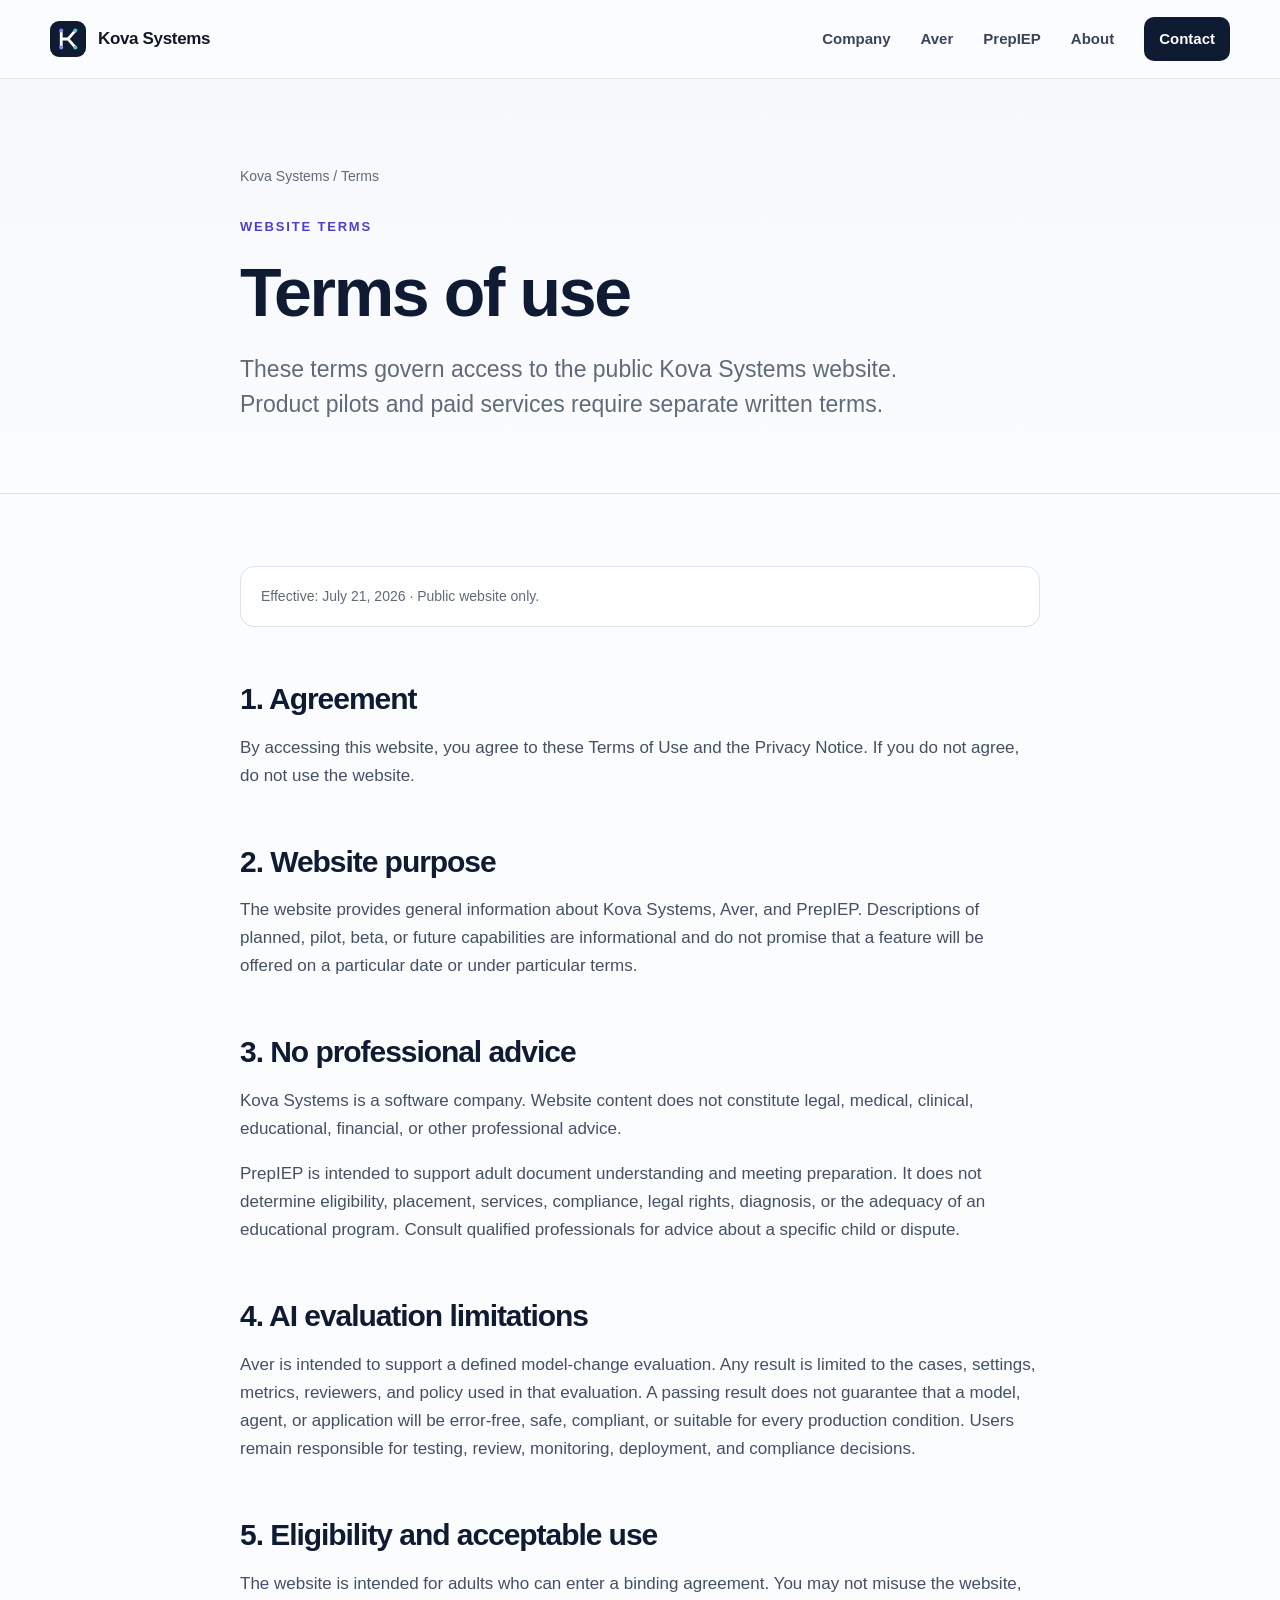
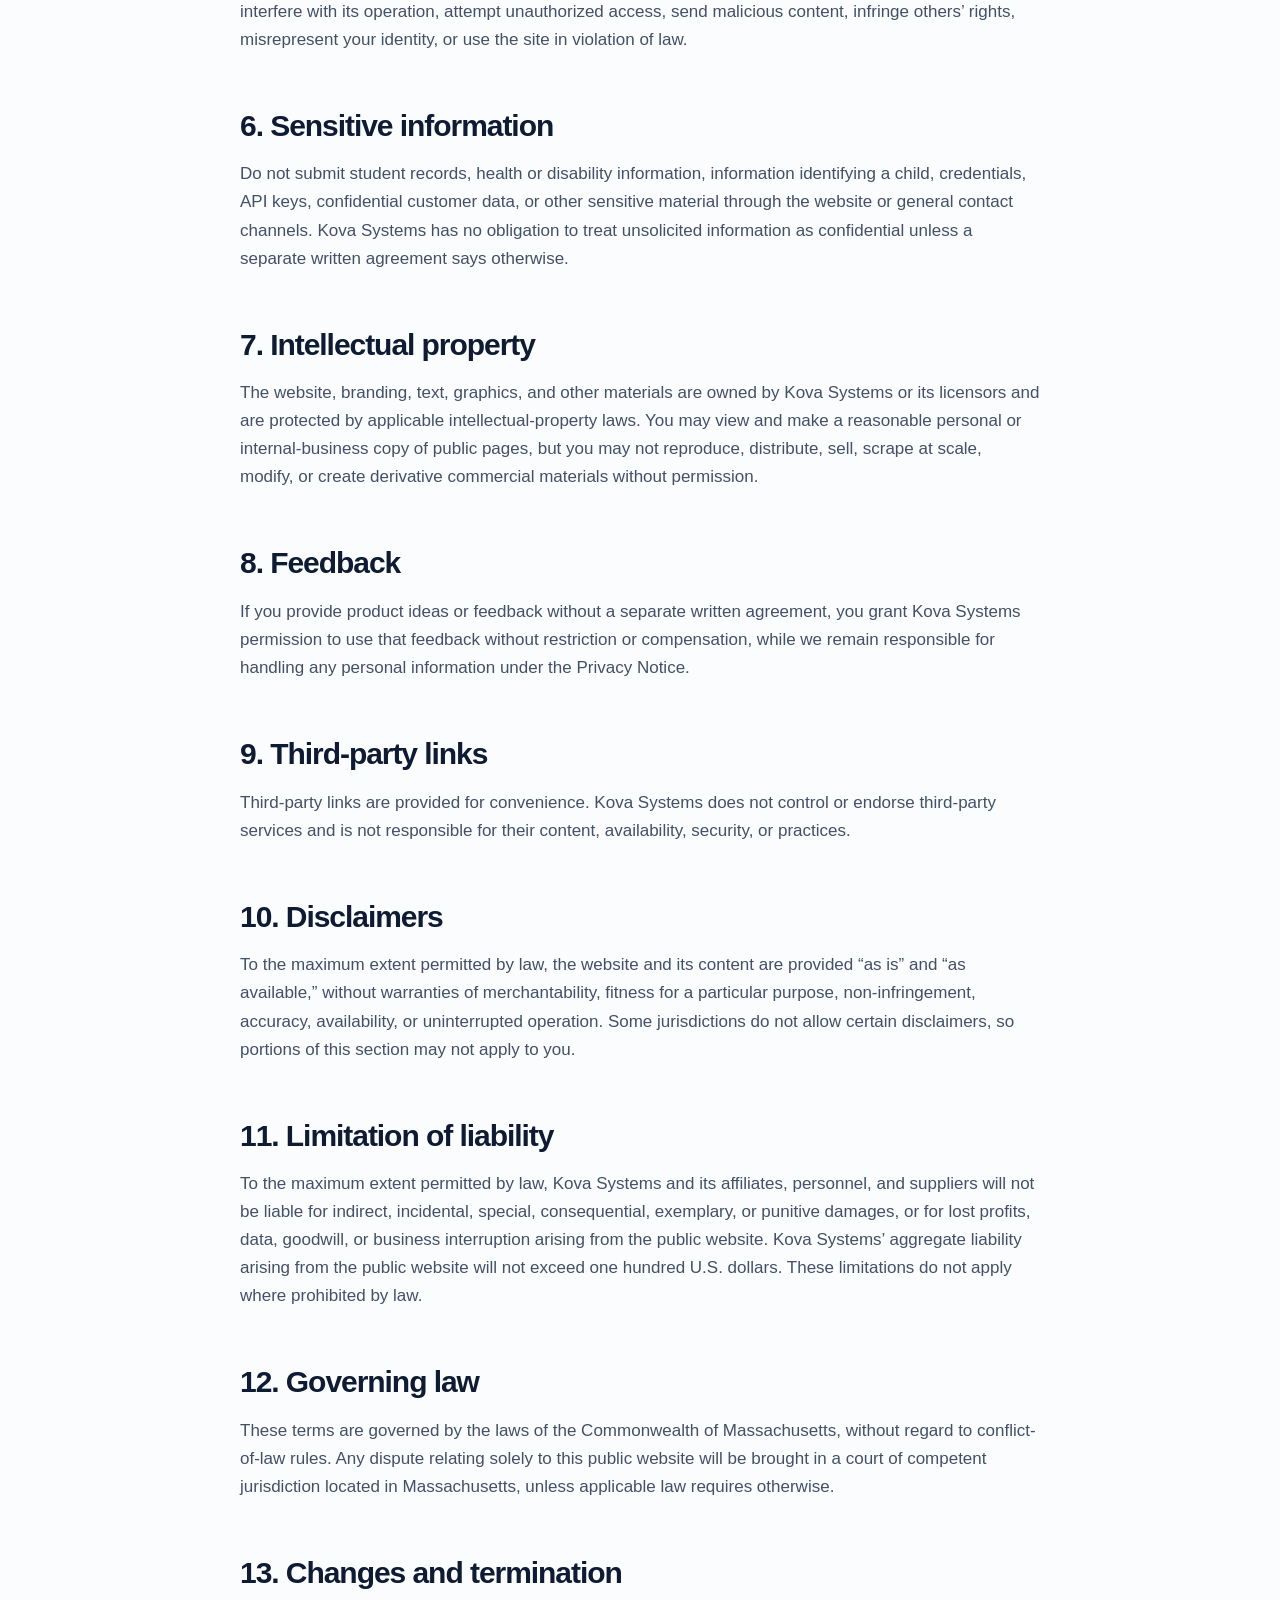
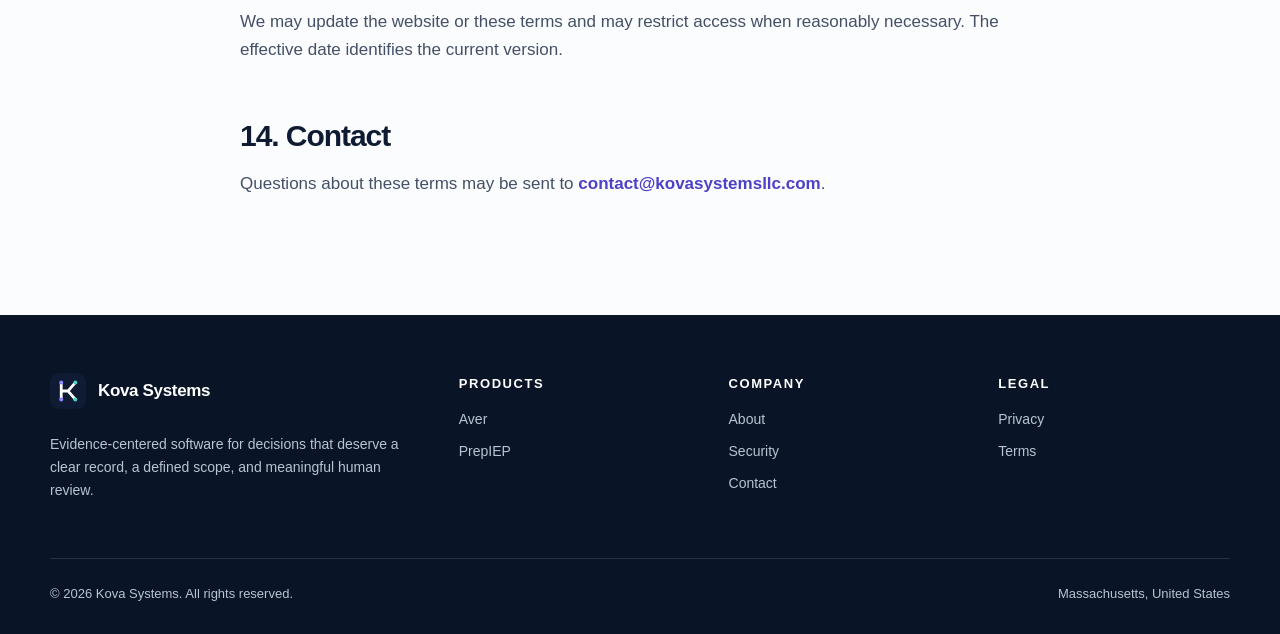
<file: terms.html>
<!doctype html>
<html lang="en">
<head>
  <meta charset="utf-8">
  <meta name="viewport" content="width=device-width, initial-scale=1">
  <title>Terms of Use | Kova Systems</title>
  <meta name="description" content="Terms governing access to the Kova Systems public website.">
  <meta name="theme-color" content="#0e1b33">
  <meta property="og:title" content="Terms of Use | Kova Systems">
  <meta property="og:description" content="Terms governing access to the Kova Systems public website.">
  <meta property="og:type" content="website">
  <link rel="icon" href="assets/img/favicon.svg" type="image/svg+xml">
  <link rel="stylesheet" href="assets/css/styles.css">
  
</head>
<body>
<a class="skip-link" href="#main">Skip to content</a>
<header class="site-header">
  <div class="container navbar">
    <a class="brand" href="index.html" aria-label="Kova Systems home">
      <img class="brand-mark" src="assets/img/logo.svg" alt="" width="36" height="36">
      <span data-company-name>Kova Systems</span>
    </a>
    <nav class="desktop-nav" aria-label="Primary navigation">
      <a href="index.html">Company</a><a href="aver.html">Aver</a><a href="https://prepiep.com" target="_blank" rel="noopener">PrepIEP</a><a href="about.html">About</a>
      <a href="contact.html" class="nav-cta">Contact</a>
    </nav>
    <button class="menu-button" type="button" aria-expanded="false" aria-controls="mobile-menu" aria-label="Open menu" data-menu-button>
      <svg width="25" height="25" viewBox="0 0 24 24" aria-hidden="true"><path d="M4 7h16M4 12h16M4 17h16" stroke="currentColor" stroke-width="2" stroke-linecap="round"/></svg>
    </button>
  </div>
  <nav id="mobile-menu" class="mobile-nav" aria-label="Mobile navigation" data-mobile-nav hidden>
    <a href="index.html">Company</a><a href="aver.html">Aver</a><a href="https://prepiep.com" target="_blank" rel="noopener">PrepIEP</a><a href="about.html">About</a>
    <a href="contact.html">Contact</a>
  </nav>
</header>
<main id="main">
<section class="page-hero"><div class="narrow"><div class="breadcrumb"><a href="index.html">Kova Systems</a> / Terms</div><p class="eyebrow">Website terms</p><h1>Terms of use</h1><p class="lede">These terms govern access to the public Kova Systems website. Product pilots and paid services require separate written terms.</p></div></section>
<section class="legal"><article class="narrow"><div class="legal-meta">Effective: <span data-effective-date>July 21, 2026</span> · Public website only.</div>
<h2>1. Agreement</h2><p>By accessing this website, you agree to these Terms of Use and the Privacy Notice. If you do not agree, do not use the website.</p>
<h2>2. Website purpose</h2><p>The website provides general information about <span data-legal-name>Kova Systems</span>, Aver, and PrepIEP. Descriptions of planned, pilot, beta, or future capabilities are informational and do not promise that a feature will be offered on a particular date or under particular terms.</p>
<h2>3. No professional advice</h2><p>Kova Systems is a software company. Website content does not constitute legal, medical, clinical, educational, financial, or other professional advice.</p><p>PrepIEP is intended to support adult document understanding and meeting preparation. It does not determine eligibility, placement, services, compliance, legal rights, diagnosis, or the adequacy of an educational program. Consult qualified professionals for advice about a specific child or dispute.</p>
<h2>4. AI evaluation limitations</h2><p>Aver is intended to support a defined model-change evaluation. Any result is limited to the cases, settings, metrics, reviewers, and policy used in that evaluation. A passing result does not guarantee that a model, agent, or application will be error-free, safe, compliant, or suitable for every production condition. Users remain responsible for testing, review, monitoring, deployment, and compliance decisions.</p>
<h2>5. Eligibility and acceptable use</h2><p>The website is intended for adults who can enter a binding agreement. You may not misuse the website, interfere with its operation, attempt unauthorized access, send malicious content, infringe others’ rights, misrepresent your identity, or use the site in violation of law.</p>
<h2>6. Sensitive information</h2><p>Do not submit student records, health or disability information, information identifying a child, credentials, API keys, confidential customer data, or other sensitive material through the website or general contact channels. Kova Systems has no obligation to treat unsolicited information as confidential unless a separate written agreement says otherwise.</p>
<h2>7. Intellectual property</h2><p>The website, branding, text, graphics, and other materials are owned by Kova Systems or its licensors and are protected by applicable intellectual-property laws. You may view and make a reasonable personal or internal-business copy of public pages, but you may not reproduce, distribute, sell, scrape at scale, modify, or create derivative commercial materials without permission.</p>
<h2>8. Feedback</h2><p>If you provide product ideas or feedback without a separate written agreement, you grant Kova Systems permission to use that feedback without restriction or compensation, while we remain responsible for handling any personal information under the Privacy Notice.</p>
<h2>9. Third-party links</h2><p>Third-party links are provided for convenience. Kova Systems does not control or endorse third-party services and is not responsible for their content, availability, security, or practices.</p>
<h2>10. Disclaimers</h2><p>To the maximum extent permitted by law, the website and its content are provided “as is” and “as available,” without warranties of merchantability, fitness for a particular purpose, non-infringement, accuracy, availability, or uninterrupted operation. Some jurisdictions do not allow certain disclaimers, so portions of this section may not apply to you.</p>
<h2>11. Limitation of liability</h2><p>To the maximum extent permitted by law, Kova Systems and its affiliates, personnel, and suppliers will not be liable for indirect, incidental, special, consequential, exemplary, or punitive damages, or for lost profits, data, goodwill, or business interruption arising from the public website. Kova Systems’ aggregate liability arising from the public website will not exceed one hundred U.S. dollars. These limitations do not apply where prohibited by law.</p>
<h2>12. Governing law</h2><p>These terms are governed by the laws of the Commonwealth of Massachusetts, without regard to conflict-of-law rules. Any dispute relating solely to this public website will be brought in a court of competent jurisdiction located in Massachusetts, unless applicable law requires otherwise.</p>
<h2>13. Changes and termination</h2><p>We may update the website or these terms and may restrict access when reasonably necessary. The effective date identifies the current version.</p>
<h2>14. Contact</h2><p>Questions about these terms may be sent to <a class="text-link" data-contact-email href="mailto:contact@kovasystemsllc.com">contact@kovasystemsllc.com</a>.</p>
</article></section>
</main>
<footer class="site-footer">
  <div class="container">
    <div class="footer-grid">
      <div>
        <a class="brand footer-brand" href="index.html"><img class="brand-mark" src="assets/img/logo.svg" alt="" width="36" height="36"><span data-company-name>Kova Systems</span></a>
        <p class="footer-copy">Evidence-centered software for decisions that deserve a clear record, a defined scope, and meaningful human review.</p>
      </div>
      <div><div class="footer-heading">Products</div><div class="footer-links"><a href="aver.html">Aver</a><a href="https://prepiep.com" target="_blank" rel="noopener">PrepIEP</a></div></div>
      <div><div class="footer-heading">Company</div><div class="footer-links"><a href="about.html">About</a><a href="security.html">Security</a><a href="contact.html">Contact</a></div></div>
      <div><div class="footer-heading">Legal</div><div class="footer-links"><a href="privacy.html">Privacy</a><a href="terms.html">Terms</a></div></div>
    </div>
    <div class="footer-bottom"><span>© <span data-current-year>2026</span> <span data-legal-name>Kova Systems</span>. All rights reserved.</span><span>Massachusetts, United States</span></div>
  </div>
</footer>
<script src="assets/js/config.js"></script>
<script src="assets/js/main.js"></script>
</body>
</html>
</file>
<file: assets/css/styles.css>
:root {
  --ink: #111827;
  --muted: #5f6b7a;
  --soft: #eef2f7;
  --paper: #fbfcfe;
  --white: #ffffff;
  --navy: #0e1b33;
  --navy-2: #172b4d;
  --violet: #6657e8;
  --violet-dark: #4e40c7;
  --teal: #168a84;
  --teal-soft: #dff7f4;
  --amber: #a55a0a;
  --amber-soft: #fff2db;
  --line: #dce3ec;
  --shadow-sm: 0 8px 24px rgba(15, 23, 42, 0.07);
  --shadow-lg: 0 24px 70px rgba(15, 23, 42, 0.13);
  --radius-sm: 12px;
  --radius: 20px;
  --radius-lg: 30px;
  --max: 1180px;
  --font-sans: Inter, ui-sans-serif, -apple-system, BlinkMacSystemFont, "Segoe UI", sans-serif;
  --font-mono: "SFMono-Regular", Consolas, "Liberation Mono", monospace;
}

* { box-sizing: border-box; }
html { scroll-behavior: smooth; }
body {
  margin: 0;
  color: var(--ink);
  background: var(--paper);
  font-family: var(--font-sans);
  font-size: 17px;
  line-height: 1.65;
  -webkit-font-smoothing: antialiased;
}
body.nav-open { overflow: hidden; }
a { color: inherit; }
img, svg { display: block; max-width: 100%; }
button, input, textarea, select { font: inherit; }
button { cursor: pointer; }
::selection { background: #dcd8ff; color: var(--navy); }

.skip-link {
  position: fixed;
  z-index: 1000;
  left: 16px;
  top: 12px;
  transform: translateY(-150%);
  background: var(--navy);
  color: white;
  padding: 10px 14px;
  border-radius: 9px;
  text-decoration: none;
}
.skip-link:focus { transform: translateY(0); }

.container { width: min(var(--max), calc(100% - 40px)); margin-inline: auto; }
.narrow { width: min(800px, calc(100% - 40px)); margin-inline: auto; }
.section { padding: 96px 0; }
.section-sm { padding: 64px 0; }
.section-dark { color: white; background: var(--navy); }
.section-muted { background: #f1f4f8; }
.grid { display: grid; gap: 24px; }
.grid-2 { grid-template-columns: repeat(2, minmax(0, 1fr)); }
.grid-3 { grid-template-columns: repeat(3, minmax(0, 1fr)); }
.stack { display: grid; gap: 20px; }
.cluster { display: flex; flex-wrap: wrap; gap: 12px; align-items: center; }

.site-header {
  position: sticky;
  top: 0;
  z-index: 100;
  background: color-mix(in srgb, var(--paper) 88%, transparent);
  backdrop-filter: blur(18px);
  border-bottom: 1px solid rgba(220, 227, 236, 0.8);
}
.navbar { height: 78px; display: flex; align-items: center; justify-content: space-between; }
.brand { display: inline-flex; align-items: center; gap: 12px; text-decoration: none; font-weight: 760; letter-spacing: -0.02em; }
.brand-mark { width: 36px; height: 36px; }
.desktop-nav { display: flex; align-items: center; gap: 30px; }
.desktop-nav a { text-decoration: none; color: #39465a; font-size: 15px; font-weight: 650; }
.desktop-nav a:hover, .desktop-nav a[aria-current="page"] { color: var(--violet-dark); }
.nav-cta { padding: 10px 15px; color: white !important; background: var(--navy); border-radius: 10px; }
.menu-button { display: none; border: 0; background: transparent; padding: 8px; border-radius: 10px; }
.menu-button:hover { background: var(--soft); }
.mobile-nav { position: fixed; inset: 78px 0 0; background: var(--paper); padding: 28px 24px; }
.mobile-nav a { display: block; padding: 14px 6px; border-bottom: 1px solid var(--line); text-decoration: none; font-weight: 680; }

.hero { position: relative; overflow: hidden; padding: 108px 0 96px; }
.hero::before {
  content: "";
  position: absolute;
  width: 660px;
  height: 660px;
  border-radius: 50%;
  right: -290px;
  top: -340px;
  background: radial-gradient(circle, rgba(102,87,232,.18), rgba(102,87,232,0) 67%);
  pointer-events: none;
}
.hero-grid { display: grid; grid-template-columns: 1.08fr minmax(0, .92fr); gap: 70px; align-items: center; }
.hero-grid > * { min-width: 0; }
.eyebrow { margin: 0 0 16px; color: var(--violet-dark); text-transform: uppercase; letter-spacing: .14em; font-size: 13px; font-weight: 800; }
h1, h2, h3 { color: var(--navy); line-height: 1.12; letter-spacing: -0.035em; }
h1 { margin: 0; font-size: clamp(48px, 7vw, 80px); max-width: 850px; }
h2 { margin: 0 0 18px; font-size: clamp(34px, 4.5vw, 52px); }
h3 { margin: 0 0 10px; font-size: 23px; }
.lede { color: var(--muted); font-size: clamp(19px, 2.1vw, 23px); line-height: 1.55; max-width: 720px; }
.hero .lede { margin: 24px 0 32px; }
.small { font-size: 14px; color: var(--muted); }
.kicker { color: var(--muted); font-size: 19px; max-width: 720px; }

.button { display: inline-flex; align-items: center; justify-content: center; gap: 8px; min-height: 48px; padding: 12px 18px; border-radius: 11px; border: 1px solid transparent; text-decoration: none; font-size: 15px; font-weight: 760; transition: .18s ease; }
.button:hover { transform: translateY(-1px); }
.button-primary { background: var(--navy); color: white; box-shadow: 0 10px 24px rgba(14,27,51,.16); }
.button-primary:hover { background: var(--navy-2); }
.button-secondary { border-color: var(--line); background: var(--white); color: var(--navy); }
.button-secondary:hover { border-color: #bfc8d5; box-shadow: var(--shadow-sm); }
.button-light { background: white; color: var(--navy); }

.status-pill { display: inline-flex; gap: 8px; align-items: center; padding: 7px 11px; border: 1px solid #cdd5e1; border-radius: 999px; font-size: 13px; font-weight: 720; color: #3f4c60; background: rgba(255,255,255,.8); }
.status-dot { width: 7px; height: 7px; border-radius: 50%; background: var(--teal); box-shadow: 0 0 0 4px rgba(22,138,132,.12); }
.status-pill.amber .status-dot { background: #c16a0c; box-shadow: 0 0 0 4px rgba(193,106,12,.13); }

.evidence-panel { position: relative; padding: 32px 36px 30px; border: 1px solid #dbe2ed; border-radius: var(--radius-lg); background: rgba(255,255,255,.9); box-shadow: var(--shadow-lg); overflow: hidden; box-sizing: border-box; }
.evidence-panel::after { content: ""; position: absolute; inset: 14px 14px -10px 20px; border-radius: calc(var(--radius-lg) - 2px); border: 1px solid rgba(102,87,232,.14); z-index: -1; pointer-events: none; }
.panel-head { display: flex; align-items: center; justify-content: space-between; gap: 14px; margin-bottom: 10px; }
.panel-title { font-size: 14px; font-weight: 800; color: var(--navy); }
.signal { flex: 0 0 auto; font-family: var(--font-mono); font-size: 11px; color: var(--teal); background: var(--teal-soft); border-radius: 999px; padding: 5px 10px; letter-spacing: .04em; }
.evidence-step { display: grid; grid-template-columns: 32px minmax(0, 1fr); column-gap: 14px; row-gap: 2px; padding: 15px 0; border-top: 1px solid var(--line); }
.evidence-step:first-of-type { border-top: 0; }
.step-num { width: 28px; height: 28px; display: grid; place-items: center; border-radius: 8px; background: #efedff; color: var(--violet-dark); font-size: 12px; font-weight: 800; }
.evidence-step strong { display: block; color: var(--navy); font-size: 15px; line-height: 1.35; overflow-wrap: break-word; }
.evidence-step span { display: block; color: var(--muted); font-size: 13px; line-height: 1.5; margin-top: 4px; overflow-wrap: break-word; }
.panel-result { display: flex; gap: 10px; align-items: flex-start; margin-top: 16px; padding: 14px 16px; border-radius: 12px; background: var(--teal-soft); color: #0e5c58; font-weight: 730; font-size: 13px; line-height: 1.45; overflow-wrap: break-word; }
.panel-result > span:last-child { min-width: 0; }
.panel-result span[aria-hidden="true"] { flex: 0 0 auto; margin-top: 1px; }

.section-heading { display: flex; justify-content: space-between; gap: 40px; align-items: end; margin-bottom: 40px; }
.section-heading p { max-width: 580px; margin: 0; color: var(--muted); }
.card { background: var(--white); border: 1px solid var(--line); border-radius: var(--radius); padding: 28px; box-shadow: 0 1px 0 rgba(15,23,42,.02); }
.card:hover { border-color: #c6cfdd; }
.product-card { min-height: 390px; display: flex; flex-direction: column; position: relative; overflow: hidden; }
.product-card::before { content: ""; position: absolute; width: 180px; height: 180px; border-radius: 50%; right: -70px; top: -80px; background: rgba(102,87,232,.08); }
.product-card.prepiep::before { background: rgba(22,138,132,.10); }
.product-card .product-icon { width: 46px; height: 46px; display: grid; place-items: center; border-radius: 13px; background: #efedff; color: var(--violet-dark); font-weight: 850; margin-bottom: 60px; }
.product-card.prepiep .product-icon { background: var(--teal-soft); color: #0c6c67; }
.product-card .product-name { font-size: 31px; font-weight: 800; color: var(--navy); letter-spacing: -.035em; }
.product-card p { color: var(--muted); }
.product-card .card-footer { margin-top: auto; padding-top: 18px; display: flex; align-items: center; justify-content: space-between; gap: 18px; border-top: 1px solid var(--line); }
.text-link { color: var(--violet-dark); text-decoration: none; font-weight: 750; }
.text-link:hover { text-decoration: underline; text-underline-offset: 4px; }

.principle { padding: 26px 0; border-top: 1px solid rgba(255,255,255,.17); }
.principle:first-child { border-top: 0; }
.principle-grid { display: grid; grid-template-columns: 180px 1fr; gap: 30px; }
.principle h3 { color: white; font-size: 19px; }
.principle p { margin: 0; color: #bec8d9; }

.callout { border-radius: var(--radius); padding: 28px; background: #efedff; border: 1px solid #d8d2ff; }
.callout.teal { background: var(--teal-soft); border-color: #bfe9e5; }
.callout.amber { background: var(--amber-soft); border-color: #f0d5ab; }
.callout strong { color: var(--navy); }
.callout p:last-child { margin-bottom: 0; }

.page-hero { padding: 86px 0 70px; border-bottom: 1px solid var(--line); background: linear-gradient(180deg, #f7f8fc 0%, var(--paper) 100%); }
.page-hero h1 { font-size: clamp(44px, 6vw, 68px); max-width: 940px; }
.page-hero .lede { margin: 22px 0 0; }
.breadcrumb { margin-bottom: 28px; color: var(--muted); font-size: 14px; }
.breadcrumb a { text-decoration: none; }
.breadcrumb a:hover { color: var(--violet-dark); }

.feature-row { display: grid; grid-template-columns: 80px 1fr; gap: 22px; padding: 28px 0; border-top: 1px solid var(--line); }
.feature-row:first-child { border-top: 0; }
.feature-number { font-family: var(--font-mono); color: var(--violet-dark); font-size: 13px; font-weight: 800; }
.feature-row p { margin: 8px 0 0; color: var(--muted); }

.scope-list { list-style: none; padding: 0; margin: 0; display: grid; gap: 13px; }
.scope-list li { position: relative; padding-left: 28px; color: #435066; }
.scope-list li::before { content: "✓"; position: absolute; left: 0; top: 0; color: var(--teal); font-weight: 900; }
.scope-list.not-yet li::before { content: "–"; color: var(--amber); }

.trace { display: grid; grid-template-columns: repeat(5, minmax(0, 1fr)); gap: 12px; align-items: stretch; }
.trace-item { position: relative; min-height: 150px; padding: 18px; border: 1px solid var(--line); background: white; border-radius: 14px; }
.trace-item:not(:last-child)::after { content: "→"; position: absolute; right: -13px; top: 50%; z-index: 2; transform: translateY(-50%); color: var(--violet-dark); font-weight: 900; background: var(--paper); width: 25px; text-align: center; }
.trace-item strong { display: block; color: var(--navy); font-size: 15px; }
.trace-item span { display: block; margin-top: 8px; color: var(--muted); font-size: 13px; line-height: 1.45; }

.quote { margin: 0; font-size: clamp(25px, 3.5vw, 38px); line-height: 1.35; letter-spacing: -.025em; color: white; }
.quote-source { margin-top: 18px; color: #aebbd0; font-size: 14px; }

.legal { padding: 72px 0 100px; }
.legal h2 { margin-top: 55px; font-size: 30px; }
.legal h3 { margin-top: 35px; font-size: 21px; }
.legal p, .legal li { color: #435066; }
.legal li + li { margin-top: 8px; }
.legal-meta { padding: 18px 20px; border: 1px solid var(--line); border-radius: 14px; background: white; color: var(--muted); font-size: 14px; }
.legal-note { margin: 25px 0; padding: 20px; border-left: 4px solid var(--amber); background: var(--amber-soft); color: #754411; }

.form-grid { display: grid; grid-template-columns: 1fr 1fr; gap: 18px; }
.field { display: grid; gap: 7px; }
.field.full { grid-column: 1 / -1; }
label { color: var(--navy); font-size: 14px; font-weight: 740; }
input, select, textarea { width: 100%; border: 1px solid #cbd4df; border-radius: 10px; background: white; color: var(--ink); padding: 12px 13px; outline: none; }
textarea { min-height: 150px; resize: vertical; }
input:focus, select:focus, textarea:focus { border-color: var(--violet); box-shadow: 0 0 0 3px rgba(102,87,232,.12); }

.cta-band { display: grid; grid-template-columns: 1fr auto; align-items: center; gap: 32px; padding: 38px; border-radius: var(--radius-lg); background: var(--navy); color: white; }
.cta-band h2 { color: white; font-size: 34px; margin-bottom: 10px; }
.cta-band p { margin: 0; color: #bdc7d8; }

.site-footer { padding: 58px 0 30px; color: #b9c3d3; background: #091426; }
.footer-grid { display: grid; grid-template-columns: 1.6fr repeat(3, 1fr); gap: 38px; }
.footer-brand { color: white; }
.footer-copy { max-width: 370px; font-size: 14px; }
.footer-heading { color: white; font-size: 13px; text-transform: uppercase; letter-spacing: .12em; font-weight: 800; margin-bottom: 13px; }
.footer-links { display: grid; gap: 9px; }
.footer-links a { color: #b9c3d3; text-decoration: none; font-size: 14px; }
.footer-links a:hover { color: white; }
.footer-bottom { display: flex; justify-content: space-between; gap: 24px; margin-top: 42px; padding-top: 24px; border-top: 1px solid rgba(255,255,255,.12); font-size: 13px; }

[data-reveal] { opacity: 0; transform: translateY(16px); transition: opacity .55s ease, transform .55s ease; }
[data-reveal].is-visible { opacity: 1; transform: translateY(0); }

@media (prefers-reduced-motion: reduce) {
  html { scroll-behavior: auto; }
  *, *::before, *::after { animation-duration: .01ms !important; transition-duration: .01ms !important; }
  [data-reveal] { opacity: 1; transform: none; }
}

@media (max-width: 900px) {
  .desktop-nav { display: none; }
  .menu-button { display: inline-flex; }
  .hero { padding-top: 78px; }
  .hero-grid, .grid-3, .footer-grid { grid-template-columns: 1fr; }
  .grid-2 { grid-template-columns: 1fr; }
  .hero-grid { gap: 48px; }
  .section-heading { display: block; }
  .section-heading p { margin-top: 15px; }
  .trace { grid-template-columns: 1fr; }
  .trace-item { min-height: 0; }
  .trace-item:not(:last-child)::after { content: "↓"; right: auto; left: 50%; top: auto; bottom: -20px; transform: translateX(-50%); }
  .cta-band { grid-template-columns: 1fr; }
}

@media (max-width: 620px) {
  body { font-size: 16px; }
  .container, .narrow { width: min(100% - 28px, var(--max)); }
  .navbar { height: 68px; }
  .mobile-nav { inset: 68px 0 0; }
  .hero { padding: 64px 0 72px; }
  .evidence-panel { padding: 24px 22px; }
  .evidence-panel::after { inset: 12px 10px -8px 14px; }
  .section { padding: 72px 0; }
  .section-sm { padding: 48px 0; }
  .principle-grid, .feature-row { grid-template-columns: 1fr; gap: 8px; }
  .product-card .product-icon { margin-bottom: 38px; }
  .form-grid { grid-template-columns: 1fr; }
  .field.full { grid-column: auto; }
  .footer-bottom { display: grid; }
  .cta-band { padding: 28px; }
}
</file>
